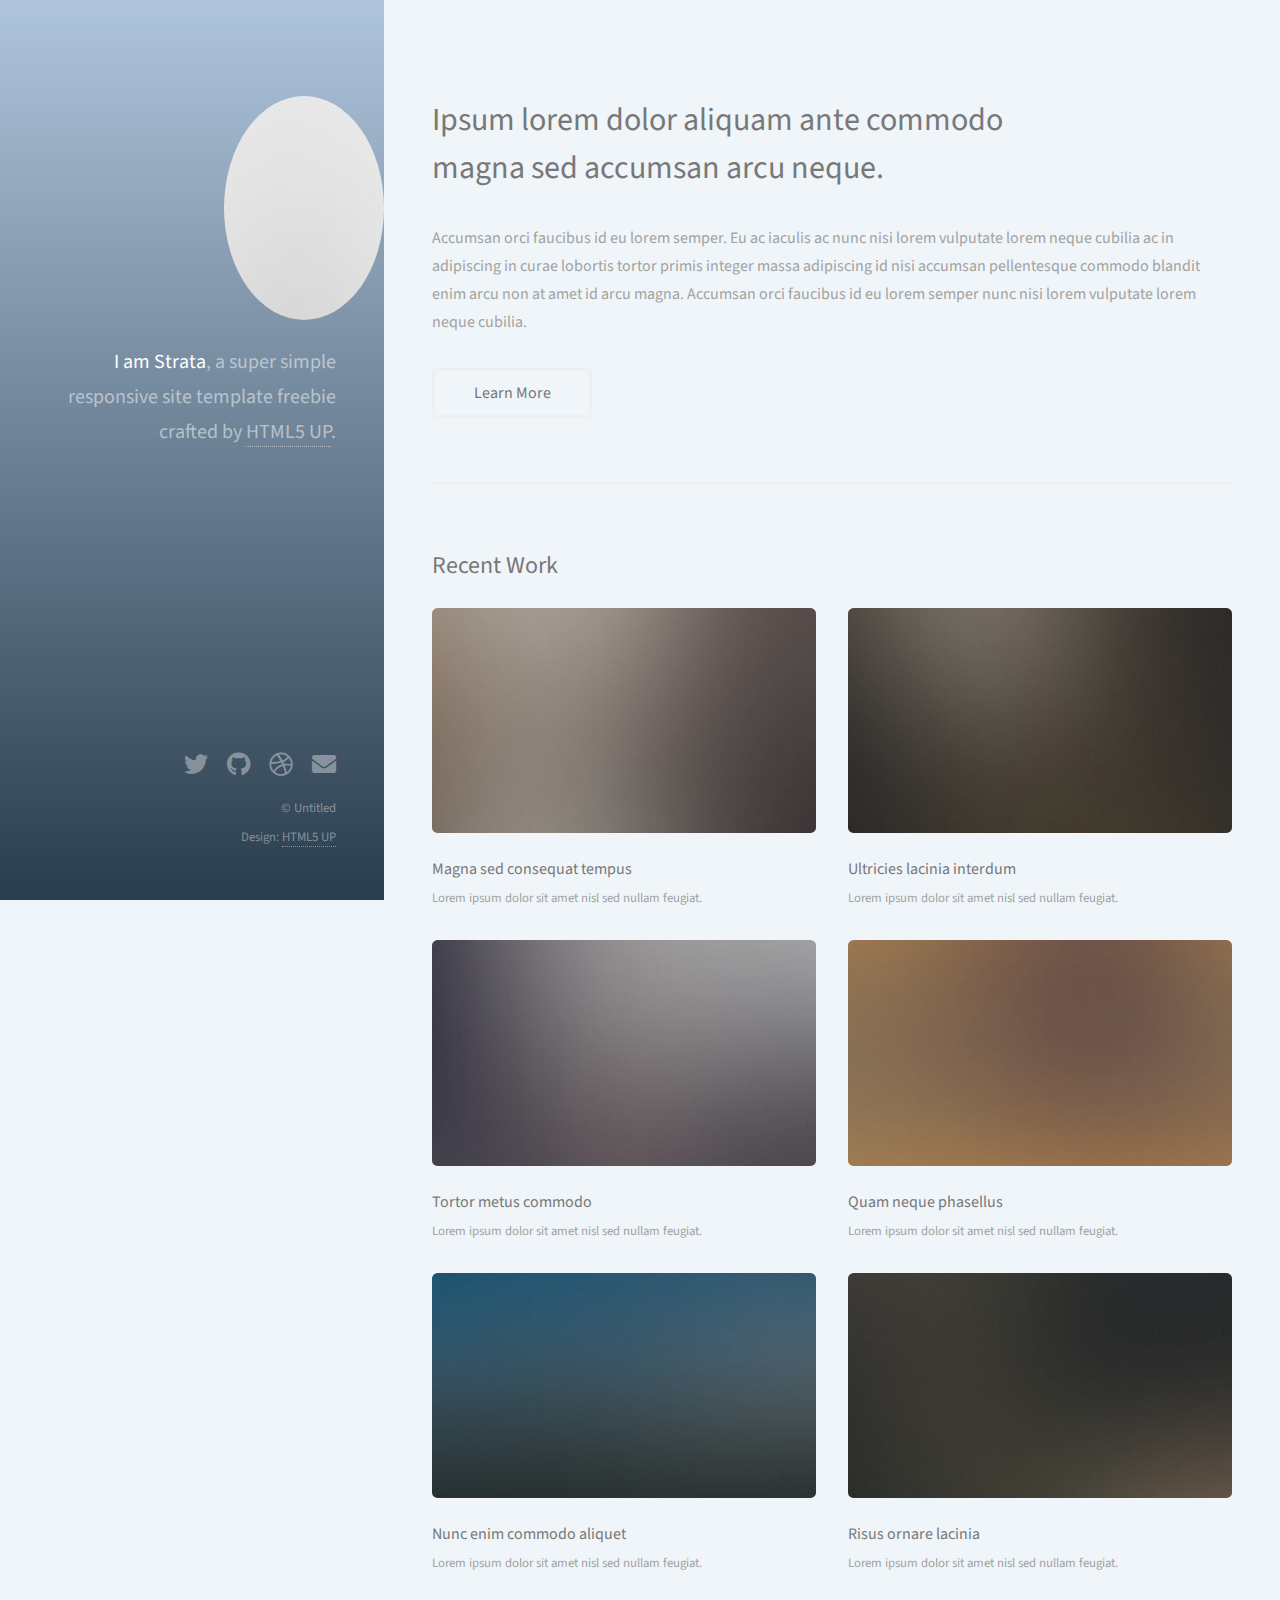
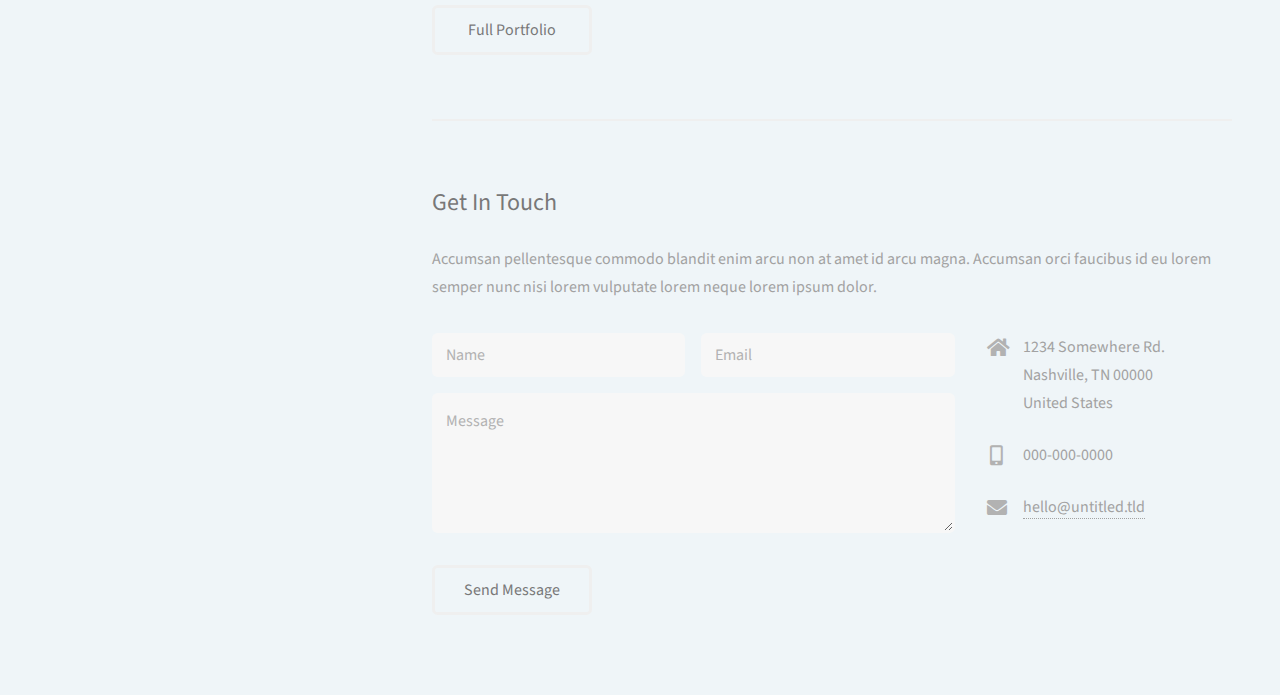
<file: index.html>
<!DOCTYPE HTML>
<!--
	Strata by HTML5 UP
	html5up.net | @ajlkn
	Free for personal and commercial use under the CCA 3.0 license (html5up.net/license)
-->
<html>
	<head>
		<title>Strata by HTML5 UP</title>
		<meta charset="utf-8" />
		<meta name="viewport" content="width=device-width, initial-scale=1, user-scalable=no" />
		<link rel="stylesheet" href="assets/css/main.css" />
	</head>
	<body class="is-preload">

		<!-- Header -->
			<header id="header">
				<div class="inner">
					<a href="#" class="image avatar"><img src="images/avatar.jpg" alt="" /></a>
					<h1><strong>I am Strata</strong>, a super simple<br />
					responsive site template freebie<br />
					crafted by <a href="http://html5up.net">HTML5 UP</a>.</h1>
				</div>
			</header>

		<!-- Main -->
			<div id="main">

				<!-- One -->
					<section id="one">
						<header class="major">
							<h2>Ipsum lorem dolor aliquam ante commodo<br />
							magna sed accumsan arcu neque.</h2>
						</header>
						<p>Accumsan orci faucibus id eu lorem semper. Eu ac iaculis ac nunc nisi lorem vulputate lorem neque cubilia ac in adipiscing in curae lobortis tortor primis integer massa adipiscing id nisi accumsan pellentesque commodo blandit enim arcu non at amet id arcu magna. Accumsan orci faucibus id eu lorem semper nunc nisi lorem vulputate lorem neque cubilia.</p>
						<ul class="actions">
							<li><a href="#" class="button">Learn More</a></li>
						</ul>
					</section>

				<!-- Two -->
					<section id="two">
						<h2>Recent Work</h2>
						<div class="row">
							<article class="col-6 col-12-xsmall work-item">
								<a href="images/fulls/01.jpg" class="image fit thumb"><img src="images/thumbs/01.jpg" alt="" /></a>
								<h3>Magna sed consequat tempus</h3>
								<p>Lorem ipsum dolor sit amet nisl sed nullam feugiat.</p>
							</article>
							<article class="col-6 col-12-xsmall work-item">
								<a href="images/fulls/02.jpg" class="image fit thumb"><img src="images/thumbs/02.jpg" alt="" /></a>
								<h3>Ultricies lacinia interdum</h3>
								<p>Lorem ipsum dolor sit amet nisl sed nullam feugiat.</p>
							</article>
							<article class="col-6 col-12-xsmall work-item">
								<a href="images/fulls/03.jpg" class="image fit thumb"><img src="images/thumbs/03.jpg" alt="" /></a>
								<h3>Tortor metus commodo</h3>
								<p>Lorem ipsum dolor sit amet nisl sed nullam feugiat.</p>
							</article>
							<article class="col-6 col-12-xsmall work-item">
								<a href="images/fulls/04.jpg" class="image fit thumb"><img src="images/thumbs/04.jpg" alt="" /></a>
								<h3>Quam neque phasellus</h3>
								<p>Lorem ipsum dolor sit amet nisl sed nullam feugiat.</p>
							</article>
							<article class="col-6 col-12-xsmall work-item">
								<a href="images/fulls/05.jpg" class="image fit thumb"><img src="images/thumbs/05.jpg" alt="" /></a>
								<h3>Nunc enim commodo aliquet</h3>
								<p>Lorem ipsum dolor sit amet nisl sed nullam feugiat.</p>
							</article>
							<article class="col-6 col-12-xsmall work-item">
								<a href="images/fulls/06.jpg" class="image fit thumb"><img src="images/thumbs/06.jpg" alt="" /></a>
								<h3>Risus ornare lacinia</h3>
								<p>Lorem ipsum dolor sit amet nisl sed nullam feugiat.</p>
							</article>
						</div>
						<ul class="actions">
							<li><a href="#" class="button">Full Portfolio</a></li>
						</ul>
					</section>

				<!-- Three -->
					<section id="three">
						<h2>Get In Touch</h2>
						<p>Accumsan pellentesque commodo blandit enim arcu non at amet id arcu magna. Accumsan orci faucibus id eu lorem semper nunc nisi lorem vulputate lorem neque lorem ipsum dolor.</p>
						<div class="row">
							<div class="col-8 col-12-small">
								<form method="post" action="#">
									<div class="row gtr-uniform gtr-50">
										<div class="col-6 col-12-xsmall"><input type="text" name="name" id="name" placeholder="Name" /></div>
										<div class="col-6 col-12-xsmall"><input type="email" name="email" id="email" placeholder="Email" /></div>
										<div class="col-12"><textarea name="message" id="message" placeholder="Message" rows="4"></textarea></div>
									</div>
								</form>
								<ul class="actions">
									<li><input type="submit" value="Send Message" /></li>
								</ul>
							</div>
							<div class="col-4 col-12-small">
								<ul class="labeled-icons">
									<li>
										<h3 class="icon solid fa-home"><span class="label">Address</span></h3>
										1234 Somewhere Rd.<br />
										Nashville, TN 00000<br />
										United States
									</li>
									<li>
										<h3 class="icon solid fa-mobile-alt"><span class="label">Phone</span></h3>
										000-000-0000
									</li>
									<li>
										<h3 class="icon solid fa-envelope"><span class="label">Email</span></h3>
										<a href="#">hello@untitled.tld</a>
									</li>
								</ul>
							</div>
						</div>
					</section>

				<!-- Four -->
				<!--
					<section id="four">
						<h2>Elements</h2>

						<section>
							<h4>Text</h4>
							<p>This is <b>bold</b> and this is <strong>strong</strong>. This is <i>italic</i> and this is <em>emphasized</em>.
							This is <sup>superscript</sup> text and this is <sub>subscript</sub> text.
							This is <u>underlined</u> and this is code: <code>for (;;) { ... }</code>. Finally, <a href="#">this is a link</a>.</p>
							<hr />
							<header>
								<h4>Heading with a Subtitle</h4>
								<p>Lorem ipsum dolor sit amet nullam id egestas urna aliquam</p>
							</header>
							<p>Nunc lacinia ante nunc ac lobortis. Interdum adipiscing gravida odio porttitor sem non mi integer non faucibus ornare mi ut ante amet placerat aliquet. Volutpat eu sed ante lacinia sapien lorem accumsan varius montes viverra nibh in adipiscing blandit tempus accumsan.</p>
							<header>
								<h5>Heading with a Subtitle</h5>
								<p>Lorem ipsum dolor sit amet nullam id egestas urna aliquam</p>
							</header>
							<p>Nunc lacinia ante nunc ac lobortis. Interdum adipiscing gravida odio porttitor sem non mi integer non faucibus ornare mi ut ante amet placerat aliquet. Volutpat eu sed ante lacinia sapien lorem accumsan varius montes viverra nibh in adipiscing blandit tempus accumsan.</p>
							<hr />
							<h2>Heading Level 2</h2>
							<h3>Heading Level 3</h3>
							<h4>Heading Level 4</h4>
							<h5>Heading Level 5</h5>
							<h6>Heading Level 6</h6>
							<hr />
							<h5>Blockquote</h5>
							<blockquote>Fringilla nisl. Donec accumsan interdum nisi, quis tincidunt felis sagittis eget tempus euismod. Vestibulum ante ipsum primis in faucibus vestibulum. Blandit adipiscing eu felis iaculis volutpat ac adipiscing accumsan faucibus. Vestibulum ante ipsum primis in faucibus lorem ipsum dolor sit amet nullam adipiscing eu felis.</blockquote>
							<h5>Preformatted</h5>
							<pre><code>i = 0;

while (!deck.isInOrder()) {
print 'Iteration ' + i;
deck.shuffle();
i++;
}

print 'It took ' + i + ' iterations to sort the deck.';</code></pre>
						</section>

						<section>
							<h4>Lists</h4>
							<div class="row">
								<div class="col-6 col-12-xsmall">
									<h5>Unordered</h5>
									<ul>
										<li>Dolor pulvinar etiam magna etiam.</li>
										<li>Sagittis adipiscing lorem eleifend.</li>
										<li>Felis enim feugiat dolore viverra.</li>
									</ul>
									<h5>Alternate</h5>
									<ul class="alt">
										<li>Dolor pulvinar etiam magna etiam.</li>
										<li>Sagittis adipiscing lorem eleifend.</li>
										<li>Felis enim feugiat dolore viverra.</li>
									</ul>
								</div>
								<div class="col-6 col-12-xsmall">
									<h5>Ordered</h5>
									<ol>
										<li>Dolor pulvinar etiam magna etiam.</li>
										<li>Etiam vel felis at lorem sed viverra.</li>
										<li>Felis enim feugiat dolore viverra.</li>
										<li>Dolor pulvinar etiam magna etiam.</li>
										<li>Etiam vel felis at lorem sed viverra.</li>
										<li>Felis enim feugiat dolore viverra.</li>
									</ol>
									<h5>Icons</h5>
									<ul class="icons">
										<li><a href="#" class="icon brands fa-twitter"><span class="label">Twitter</span></a></li>
										<li><a href="#" class="icon brands fa-facebook-f"><span class="label">Facebook</span></a></li>
										<li><a href="#" class="icon brands fa-instagram"><span class="label">Instagram</span></a></li>
										<li><a href="#" class="icon brands fa-github"><span class="label">Github</span></a></li>
										<li><a href="#" class="icon brands fa-dribbble"><span class="label">Dribbble</span></a></li>
										<li><a href="#" class="icon brands fa-tumblr"><span class="label">Tumblr</span></a></li>
									</ul>
								</div>
							</div>
							<h5>Actions</h5>
							<ul class="actions">
								<li><a href="#" class="button primary">Default</a></li>
								<li><a href="#" class="button">Default</a></li>
							</ul>
							<ul class="actions small">
								<li><a href="#" class="button primary small">Small</a></li>
								<li><a href="#" class="button small">Small</a></li>
							</ul>
							<div class="row">
								<div class="col-6 col-12-small">
									<ul class="actions stacked">
										<li><a href="#" class="button primary">Default</a></li>
										<li><a href="#" class="button">Default</a></li>
									</ul>
								</div>
								<div class="col-6 col-12-small">
									<ul class="actions stacked">
										<li><a href="#" class="button primary small">Small</a></li>
										<li><a href="#" class="button small">Small</a></li>
									</ul>
								</div>
								<div class="col-6 col-12-small">
									<ul class="actions stacked">
										<li><a href="#" class="button primary fit">Default</a></li>
										<li><a href="#" class="button fit">Default</a></li>
									</ul>
								</div>
								<div class="col-6 col-12-small">
									<ul class="actions stacked">
										<li><a href="#" class="button primary small fit">Small</a></li>
										<li><a href="#" class="button small fit">Small</a></li>
									</ul>
								</div>
							</div>
						</section>

						<section>
							<h4>Table</h4>
							<h5>Default</h5>
							<div class="table-wrapper">
								<table>
									<thead>
										<tr>
											<th>Name</th>
											<th>Description</th>
											<th>Price</th>
										</tr>
									</thead>
									<tbody>
										<tr>
											<td>Item One</td>
											<td>Ante turpis integer aliquet porttitor.</td>
											<td>29.99</td>
										</tr>
										<tr>
											<td>Item Two</td>
											<td>Vis ac commodo adipiscing arcu aliquet.</td>
											<td>19.99</td>
										</tr>
										<tr>
											<td>Item Three</td>
											<td> Morbi faucibus arcu accumsan lorem.</td>
											<td>29.99</td>
										</tr>
										<tr>
											<td>Item Four</td>
											<td>Vitae integer tempus condimentum.</td>
											<td>19.99</td>
										</tr>
										<tr>
											<td>Item Five</td>
											<td>Ante turpis integer aliquet porttitor.</td>
											<td>29.99</td>
										</tr>
									</tbody>
									<tfoot>
										<tr>
											<td colspan="2"></td>
											<td>100.00</td>
										</tr>
									</tfoot>
								</table>
							</div>

							<h5>Alternate</h5>
							<div class="table-wrapper">
								<table class="alt">
									<thead>
										<tr>
											<th>Name</th>
											<th>Description</th>
											<th>Price</th>
										</tr>
									</thead>
									<tbody>
										<tr>
											<td>Item One</td>
											<td>Ante turpis integer aliquet porttitor.</td>
											<td>29.99</td>
										</tr>
										<tr>
											<td>Item Two</td>
											<td>Vis ac commodo adipiscing arcu aliquet.</td>
											<td>19.99</td>
										</tr>
										<tr>
											<td>Item Three</td>
											<td> Morbi faucibus arcu accumsan lorem.</td>
											<td>29.99</td>
										</tr>
										<tr>
											<td>Item Four</td>
											<td>Vitae integer tempus condimentum.</td>
											<td>19.99</td>
										</tr>
										<tr>
											<td>Item Five</td>
											<td>Ante turpis integer aliquet porttitor.</td>
											<td>29.99</td>
										</tr>
									</tbody>
									<tfoot>
										<tr>
											<td colspan="2"></td>
											<td>100.00</td>
										</tr>
									</tfoot>
								</table>
							</div>
						</section>

						<section>
							<h4>Buttons</h4>
							<ul class="actions">
								<li><a href="#" class="button primary">Primary</a></li>
								<li><a href="#" class="button">Default</a></li>
							</ul>
							<ul class="actions">
								<li><a href="#" class="button large">Large</a></li>
								<li><a href="#" class="button">Default</a></li>
								<li><a href="#" class="button small">Small</a></li>
							</ul>
							<ul class="actions fit">
								<li><a href="#" class="button primary fit">Fit</a></li>
								<li><a href="#" class="button fit">Fit</a></li>
							</ul>
							<ul class="actions fit small">
								<li><a href="#" class="button primary fit small">Fit + Small</a></li>
								<li><a href="#" class="button fit small">Fit + Small</a></li>
							</ul>
							<ul class="actions">
								<li><a href="#" class="button primary icon solid fa-download">Icon</a></li>
								<li><a href="#" class="button icon solid fa-download">Icon</a></li>
							</ul>
							<ul class="actions">
								<li><span class="button primary disabled">Primary</span></li>
								<li><span class="button disabled">Default</span></li>
							</ul>
						</section>

						<section>
							<h4>Form</h4>
							<form method="post" action="#">
								<div class="row gtr-uniform gtr-50">
									<div class="col-6 col-12-xsmall">
										<input type="text" name="demo-name" id="demo-name" value="" placeholder="Name" />
									</div>
									<div class="col-6 col-12-xsmall">
										<input type="email" name="demo-email" id="demo-email" value="" placeholder="Email" />
									</div>
									<div class="col-12">
										<select name="demo-category" id="demo-category">
											<option value="">- Category -</option>
											<option value="1">Manufacturing</option>
											<option value="1">Shipping</option>
											<option value="1">Administration</option>
											<option value="1">Human Resources</option>
										</select>
									</div>
									<div class="col-4 col-12-small">
										<input type="radio" id="demo-priority-low" name="demo-priority" checked>
										<label for="demo-priority-low">Low Priority</label>
									</div>
									<div class="col-4 col-12-small">
										<input type="radio" id="demo-priority-normal" name="demo-priority">
										<label for="demo-priority-normal">Normal Priority</label>
									</div>
									<div class="col-4 col-12-small">
										<input type="radio" id="demo-priority-high" name="demo-priority">
										<label for="demo-priority-high">High Priority</label>
									</div>
									<div class="col-6 col-12-small">
										<input type="checkbox" id="demo-copy" name="demo-copy">
										<label for="demo-copy">Email me a copy of this message</label>
									</div>
									<div class="col-6 col-12-small">
										<input type="checkbox" id="demo-human" name="demo-human" checked>
										<label for="demo-human">I am a human and not a robot</label>
									</div>
									<div class="col-12">
										<textarea name="demo-message" id="demo-message" placeholder="Enter your message" rows="6"></textarea>
									</div>
									<div class="col-12">
										<ul class="actions">
											<li><input type="submit" value="Send Message" class="primary" /></li>
											<li><input type="reset" value="Reset" /></li>
										</ul>
									</div>
								</div>
							</form>
						</section>

						<section>
							<h4>Image</h4>
							<h5>Fit</h5>
							<div class="box alt">
								<div class="row gtr-50 gtr-uniform">
									<div class="col-12"><span class="image fit"><img src="images/fulls/05.jpg" alt="" /></span></div>
									<div class="col-4"><span class="image fit"><img src="images/thumbs/01.jpg" alt="" /></span></div>
									<div class="col-4"><span class="image fit"><img src="images/thumbs/02.jpg" alt="" /></span></div>
									<div class="col-4"><span class="image fit"><img src="images/thumbs/03.jpg" alt="" /></span></div>
									<div class="col-4"><span class="image fit"><img src="images/thumbs/04.jpg" alt="" /></span></div>
									<div class="col-4"><span class="image fit"><img src="images/thumbs/05.jpg" alt="" /></span></div>
									<div class="col-4"><span class="image fit"><img src="images/thumbs/06.jpg" alt="" /></span></div>
									<div class="col-4"><span class="image fit"><img src="images/thumbs/03.jpg" alt="" /></span></div>
									<div class="col-4"><span class="image fit"><img src="images/thumbs/02.jpg" alt="" /></span></div>
									<div class="col-4"><span class="image fit"><img src="images/thumbs/01.jpg" alt="" /></span></div>
								</div>
							</div>
							<h5>Left &amp; Right</h5>
							<p><span class="image left"><img src="images/avatar.jpg" alt="" /></span>Fringilla nisl. Donec accumsan interdum nisi, quis tincidunt felis sagittis eget. tempus euismod. Vestibulum ante ipsum primis in faucibus vestibulum. Blandit adipiscing eu felis iaculis volutpat ac adipiscing accumsan eu faucibus. Integer ac pellentesque praesent tincidunt felis sagittis eget. tempus euismod. Vestibulum ante ipsum primis in faucibus vestibulum. Blandit adipiscing eu felis iaculis volutpat ac adipiscing accumsan eu faucibus. Integer ac pellentesque praesent. Donec accumsan interdum nisi, quis tincidunt felis sagittis eget. tempus euismod. Vestibulum ante ipsum primis in faucibus vestibulum. Blandit adipiscing eu felis iaculis volutpat ac adipiscing accumsan eu faucibus. Integer ac pellentesque praesent tincidunt felis sagittis eget. tempus euismod. Vestibulum ante ipsum primis in faucibus vestibulum. Blandit adipiscing eu felis iaculis volutpat ac adipiscing accumsan eu faucibus. Integer ac pellentesque praesent.</p>
							<p><span class="image right"><img src="images/avatar.jpg" alt="" /></span>Fringilla nisl. Donec accumsan interdum nisi, quis tincidunt felis sagittis eget. tempus euismod. Vestibulum ante ipsum primis in faucibus vestibulum. Blandit adipiscing eu felis iaculis volutpat ac adipiscing accumsan eu faucibus. Integer ac pellentesque praesent tincidunt felis sagittis eget. tempus euismod. Vestibulum ante ipsum primis in faucibus vestibulum. Blandit adipiscing eu felis iaculis volutpat ac adipiscing accumsan eu faucibus. Integer ac pellentesque praesent. Donec accumsan interdum nisi, quis tincidunt felis sagittis eget. tempus euismod. Vestibulum ante ipsum primis in faucibus vestibulum. Blandit adipiscing eu felis iaculis volutpat ac adipiscing accumsan eu faucibus. Integer ac pellentesque praesent tincidunt felis sagittis eget. tempus euismod. Vestibulum ante ipsum primis in faucibus vestibulum. Blandit adipiscing eu felis iaculis volutpat ac adipiscing accumsan eu faucibus. Integer ac pellentesque praesent.</p>
						</section>

					</section>
				-->

			</div>

		<!-- Footer -->
			<footer id="footer">
				<div class="inner">
					<ul class="icons">
						<li><a href="#" class="icon brands fa-twitter"><span class="label">Twitter</span></a></li>
						<li><a href="#" class="icon brands fa-github"><span class="label">Github</span></a></li>
						<li><a href="#" class="icon brands fa-dribbble"><span class="label">Dribbble</span></a></li>
						<li><a href="#" class="icon solid fa-envelope"><span class="label">Email</span></a></li>
					</ul>
					<ul class="copyright">
						<li>&copy; Untitled</li><li>Design: <a href="http://html5up.net">HTML5 UP</a></li>
					</ul>
				</div>
			</footer>

		<!-- Scripts -->
			<script src="assets/js/jquery.min.js"></script>
			<script src="assets/js/jquery.poptrox.min.js"></script>
			<script src="assets/js/browser.min.js"></script>
			<script src="assets/js/breakpoints.min.js"></script>
			<script src="assets/js/util.js"></script>
			<script src="assets/js/main.js"></script>

	</body>
</html>
</file>
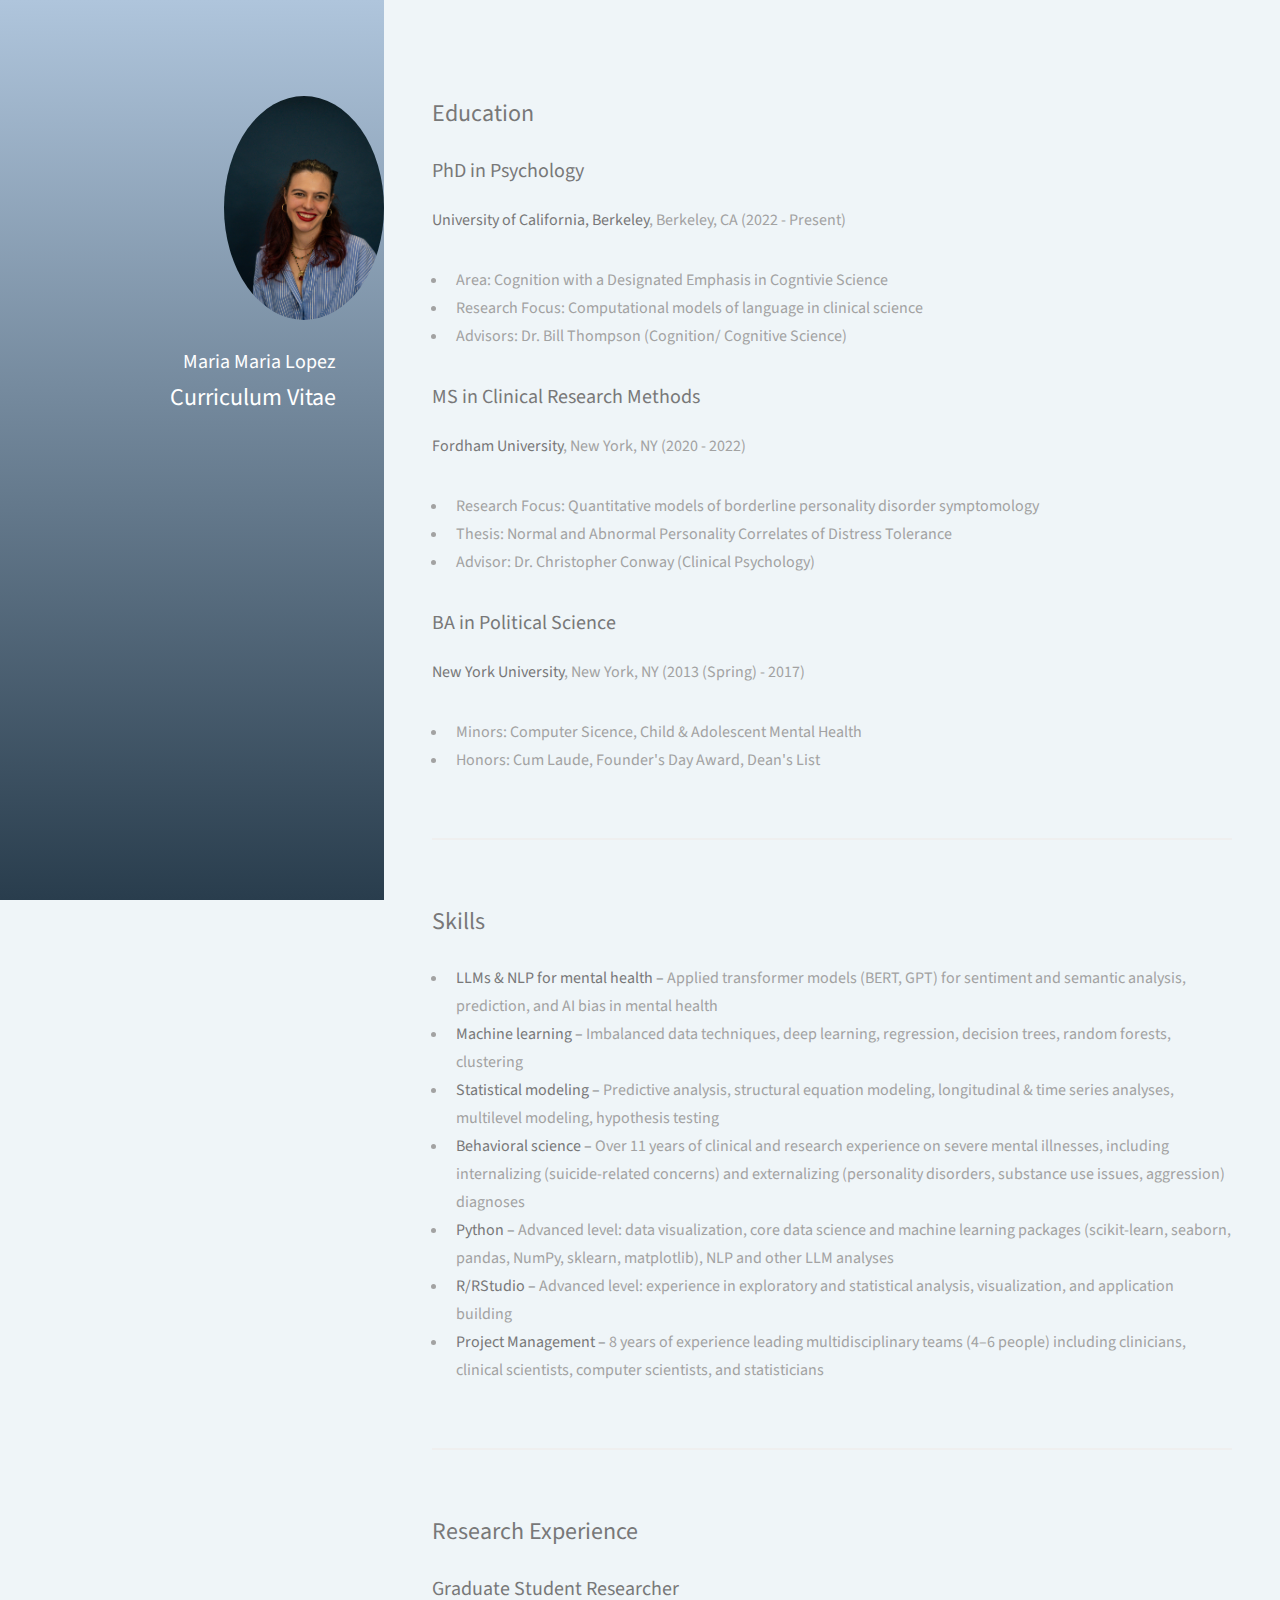
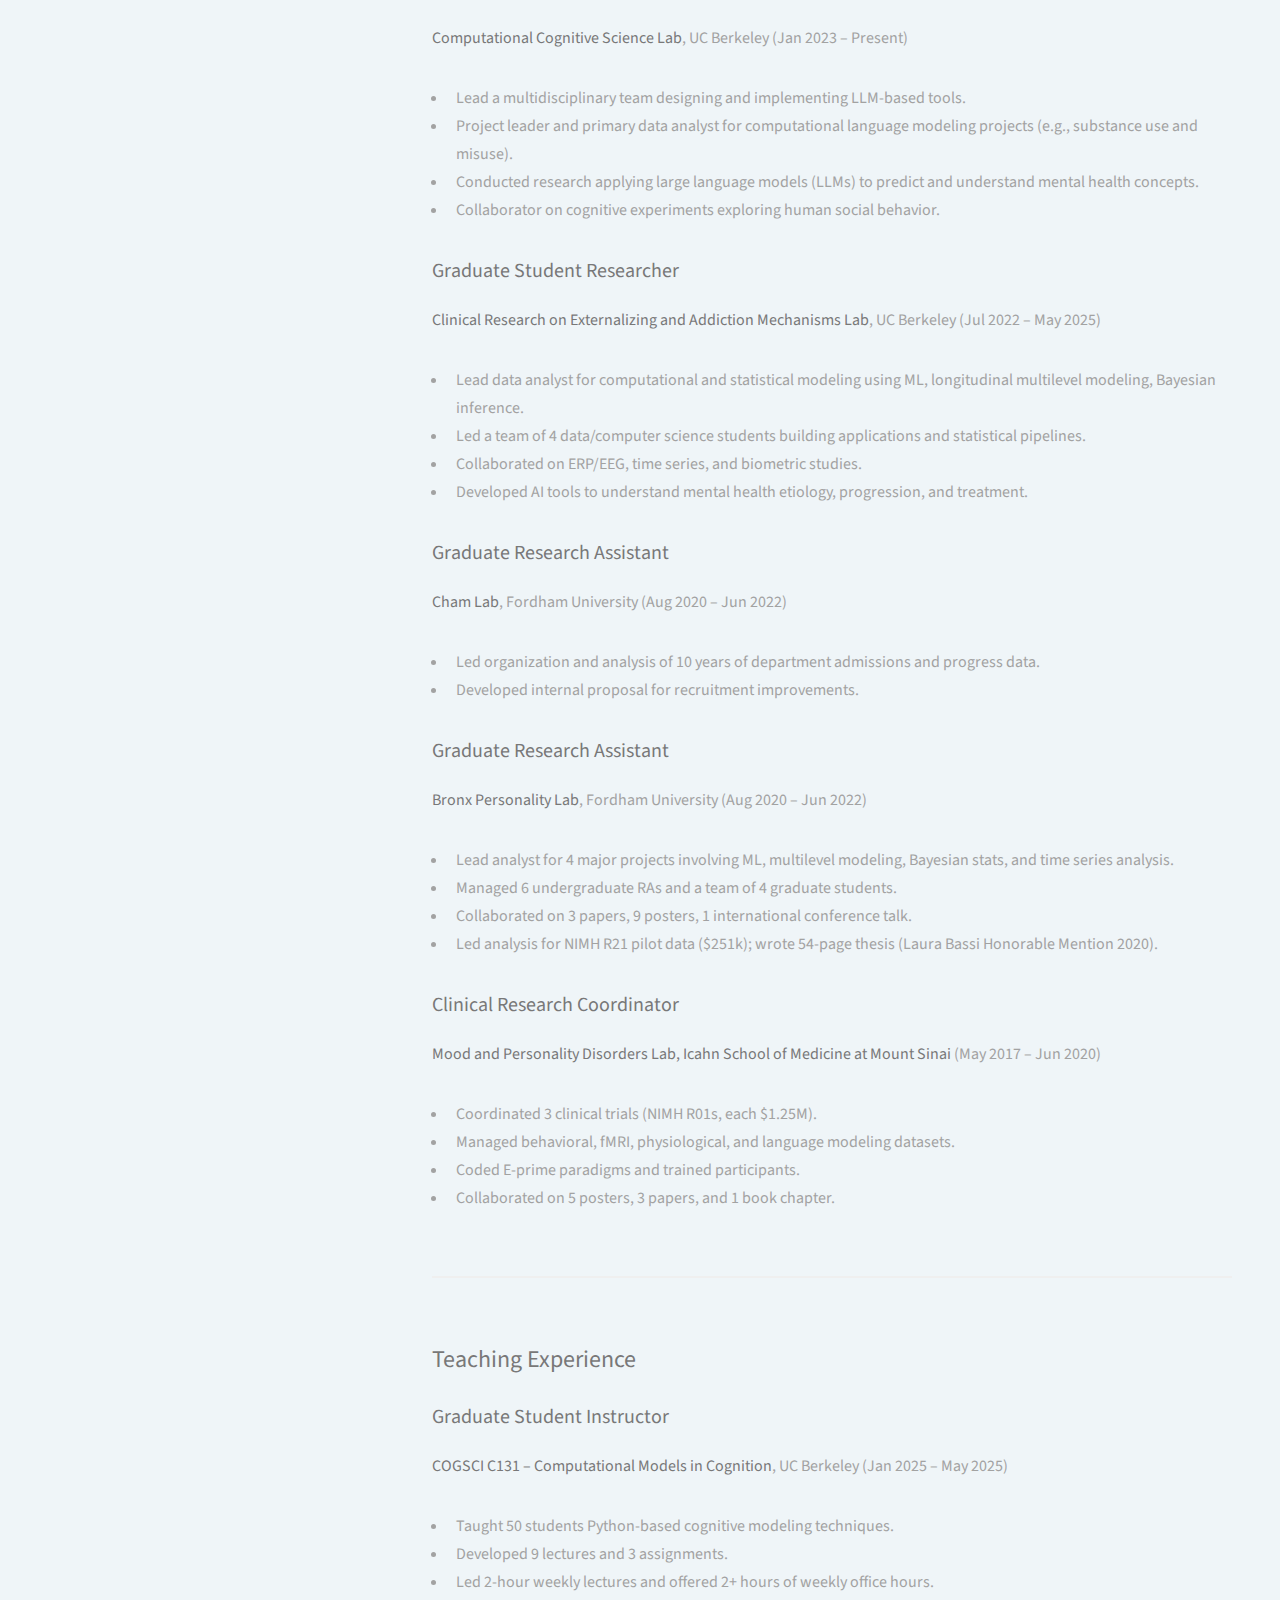
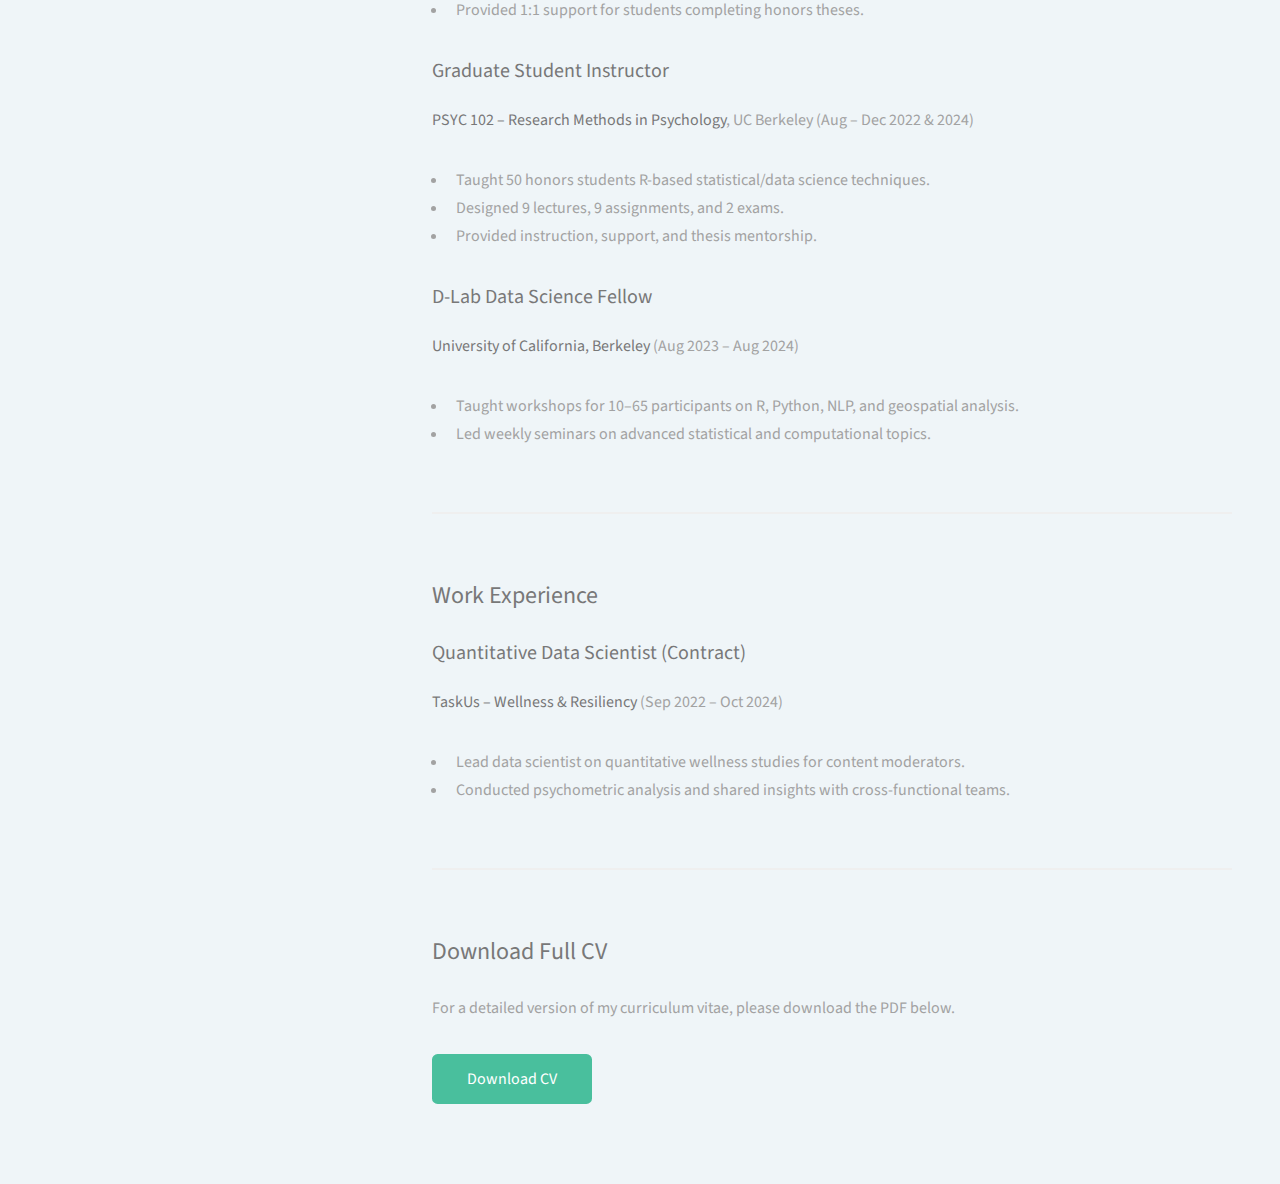
<file: cv.html>
<!DOCTYPE HTML>
<html>
  <head>
    <title>Curriculum Vitae - Maria Martin Lopez</title>
    <meta charset="utf-8" />
    <meta name="viewport" content="width=device-width, initial-scale=1, user-scalable=no" />
    <link rel="stylesheet" href="assets/css/main.css" />
  </head>
  <body class="is-preload">
    <!-- Header -->
    <header id="header">
      <div class="inner">
        <a href="index.html" class="image avatar"><img src="images/MML00711.jpg" alt="Maria" /></a>
        <h1><strong>Maria Maria Lopez</strong></h1>
        <h2>Curriculum Vitae</h2>
      </div>
    </header>
    
    <!-- Main -->
    <div id="main">
      <!-- Education Section -->
      <section>
        <h2>Education</h2>
        <div class="cv-item">
          <h3>PhD in Psychology</h3>
          <p><strong>University of California, Berkeley</strong>, Berkeley, CA (2022 - Present)</p>
          <ul class="cv-list">
            <li>Area: Cognition with a Designated Emphasis in Cogntivie Science</li>
            <li>Research Focus: Computational models of language in clinical science</li>
            <li>Advisors: Dr. Bill Thompson (Cognition/ Cognitive Science)</li>
        </ul>
        </div>
        <div class="cv-item">
          <h3>MS in Clinical Research Methods</h3>
          <p><strong>Fordham University</strong>, New York, NY (2020 - 2022)</p>
          <ul class="cv-list">
            <li>Research Focus: Quantitative models of borderline personality disorder symptomology</li>
            <li>Thesis: Normal and Abnormal Personality Correlates of Distress Tolerance</li>
            <li>Advisor: Dr. Christopher Conway (Clinical Psychology)</li>
        </ul>
        </div>
        <div class="cv-item">
          <h3>BA in Political Science</h3>
          <p><strong>New York University</strong>, New York, NY (2013 (Spring) - 2017)</p>
          <ul class="cv-list">
            <li>Minors: Computer Sicence, Child & Adolescent Mental Health</li>
            <li>Honors: Cum Laude, Founder's Day Award, Dean's List</li>
        </ul>
        </div>
      </section>

      <!-- Skills Section -->
      <section>
        <h2>Skills</h2>
        <ul class="cv-list">
          <li><strong>LLMs & NLP for mental health –</strong> Applied transformer models (BERT, GPT) for sentiment and semantic analysis, prediction, and AI bias in mental health</li>
          <li><strong>Machine learning – </strong>Imbalanced data techniques, deep learning, regression, decision trees, random forests, clustering</li>
          <li><strong>Statistical modeling – </strong>Predictive analysis, structural equation modeling, longitudinal & time series analyses, multilevel modeling, hypothesis testing</li>
          <li><strong>Behavioral science – </strong>Over 11 years of clinical and research experience on severe mental illnesses, including internalizing (suicide-related concerns) and externalizing (personality disorders, substance use issues, aggression) diagnoses</li>
          <li><strong>Python – </strong>Advanced level: data visualization, core data science and machine learning packages (scikit-learn, seaborn, pandas, NumPy, sklearn, matplotlib), NLP and other LLM analyses</li>
          <li><strong>R/RStudio – </strong>Advanced level: experience in exploratory and statistical analysis, visualization, and application building</li>
          <li><strong>Project Management – </strong>8 years of experience leading multidisciplinary teams (4–6 people) including clinicians, clinical scientists, computer scientists, and statisticians</li>
        </ul>
      </section>

      <!-- Research Experience Section -->
      <section>
        <h2>Research Experience</h2>
        <div class="cv-item">
          <h3>Graduate Student Researcher</h3>
          <p><strong>Computational Cognitive Science Lab</strong>, UC Berkeley (Jan 2023 – Present)</p>
          <ul class="cv-list">
            <li>Lead a multidisciplinary team designing and implementing LLM-based tools.</li>
            <li>Project leader and primary data analyst for computational language modeling projects (e.g., substance use and misuse).</li>
            <li>Conducted research applying large language models (LLMs) to predict and understand mental health concepts.</li>
            <li>Collaborator on cognitive experiments exploring human social behavior.</li>
          </ul>
        </div>
      
        <div class="cv-item">
          <h3>Graduate Student Researcher</h3>
          <p><strong>Clinical Research on Externalizing and Addiction Mechanisms Lab</strong>, UC Berkeley (Jul 2022 – May 2025)</p>
          <ul class="cv-list">
            <li>Lead data analyst for computational and statistical modeling using ML, longitudinal multilevel modeling, Bayesian inference.</li>
            <li>Led a team of 4 data/computer science students building applications and statistical pipelines.</li>
            <li>Collaborated on ERP/EEG, time series, and biometric studies.</li>
            <li>Developed AI tools to understand mental health etiology, progression, and treatment.</li>
          </ul>
        </div>
      
        <div class="cv-item">
          <h3>Graduate Research Assistant</h3>
          <p><strong>Cham Lab</strong>, Fordham University (Aug 2020 – Jun 2022)</p>
          <ul class="cv-list">
            <li>Led organization and analysis of 10 years of department admissions and progress data.</li>
            <li>Developed internal proposal for recruitment improvements.</li>
          </ul>
        </div>
      
        <div class="cv-item">
          <h3>Graduate Research Assistant</h3>
          <p><strong>Bronx Personality Lab</strong>, Fordham University (Aug 2020 – Jun 2022)</p>
          <ul class="cv-list">
            <li>Lead analyst for 4 major projects involving ML, multilevel modeling, Bayesian stats, and time series analysis.</li>
            <li>Managed 6 undergraduate RAs and a team of 4 graduate students.</li>
            <li>Collaborated on 3 papers, 9 posters, 1 international conference talk.</li>
            <li>Led analysis for NIMH R21 pilot data ($251k); wrote 54-page thesis (Laura Bassi Honorable Mention 2020).</li>
          </ul>
        </div>
      
        <div class="cv-item">
          <h3>Clinical Research Coordinator</h3>
          <p><strong>Mood and Personality Disorders Lab, Icahn School of Medicine at Mount Sinai</strong> (May 2017 – Jun 2020)</p>
          <ul class="cv-list">
            <li>Coordinated 3 clinical trials (NIMH R01s, each $1.25M).</li>
            <li>Managed behavioral, fMRI, physiological, and language modeling datasets.</li>
            <li>Coded E-prime paradigms and trained participants.</li>
            <li>Collaborated on 5 posters, 3 papers, and 1 book chapter.</li>
          </ul>
        </div>
      </section>
      
            </section>
      <section>
      <h2>Teaching Experience</h2>

            <div class="cv-item">
              <h3>Graduate Student Instructor</h3>
              <p><strong>COGSCI C131 – Computational Models in Cognition</strong>, UC Berkeley (Jan 2025 – May 2025)</p>
              <ul class="cv-list">
                <li>Taught 50 students Python-based cognitive modeling techniques.</li>
                <li>Developed 9 lectures and 3 assignments.</li>
                <li>Led 2-hour weekly lectures and offered 2+ hours of weekly office hours.</li>
                <li>Provided 1:1 support for students completing honors theses.</li>
              </ul>
            </div>
          
            <div class="cv-item">
              <h3>Graduate Student Instructor</h3>
              <p><strong>PSYC 102 – Research Methods in Psychology</strong>, UC Berkeley (Aug – Dec 2022 & 2024)</p>
              <ul class="cv-list">
                <li>Taught 50 honors students R-based statistical/data science techniques.</li>
                <li>Designed 9 lectures, 9 assignments, and 2 exams.</li>
                <li>Provided instruction, support, and thesis mentorship.</li>
              </ul>
            </div>
          
            <div class="cv-item">
              <h3>D-Lab Data Science Fellow</h3>
              <p><strong>University of California, Berkeley</strong> (Aug 2023 – Aug 2024)</p>
              <ul class="cv-list">
                <li>Taught workshops for 10–65 participants on R, Python, NLP, and geospatial analysis.</li>
                <li>Led weekly seminars on advanced statistical and computational topics.</li>
              </ul>
            </div>
          </section>


      <section>
        <h2>Work Experience</h2>
      
        <div class="cv-item">
          <h3>Quantitative Data Scientist (Contract)</h3>
          <p><strong>TaskUs – Wellness & Resiliency</strong> (Sep 2022 – Oct 2024)</p>
          <ul class="cv-list">
            <li>Lead data scientist on quantitative wellness studies for content moderators.</li>
            <li>Conducted psychometric analysis and shared insights with cross-functional teams.</li>
          </ul>
        </div>
      </section>


      <!-- Download CV Section -->
      <section>
        <h2>Download Full CV</h2>
        <p>For a detailed version of my curriculum vitae, please download the PDF below.</p>
        <ul class="actions">
          <li><a href="path/to/your-cv.pdf" class="button primary">Download CV</a></li>
        </ul>
      </section>
    </div>

    <!-- Scripts -->
    <script src="assets/js/jquery.min.js"></script>
    <script src="assets/js/jquery.poptrox.min.js"></script>
    <script src="assets/js/browser.min.js"></script>
    <script src="assets/js/breakpoints.min.js"></script>
    <script src="assets/js/util.js"></script>
    <script src="assets/js/main.js"></script>
  </body>
</html>
</file>
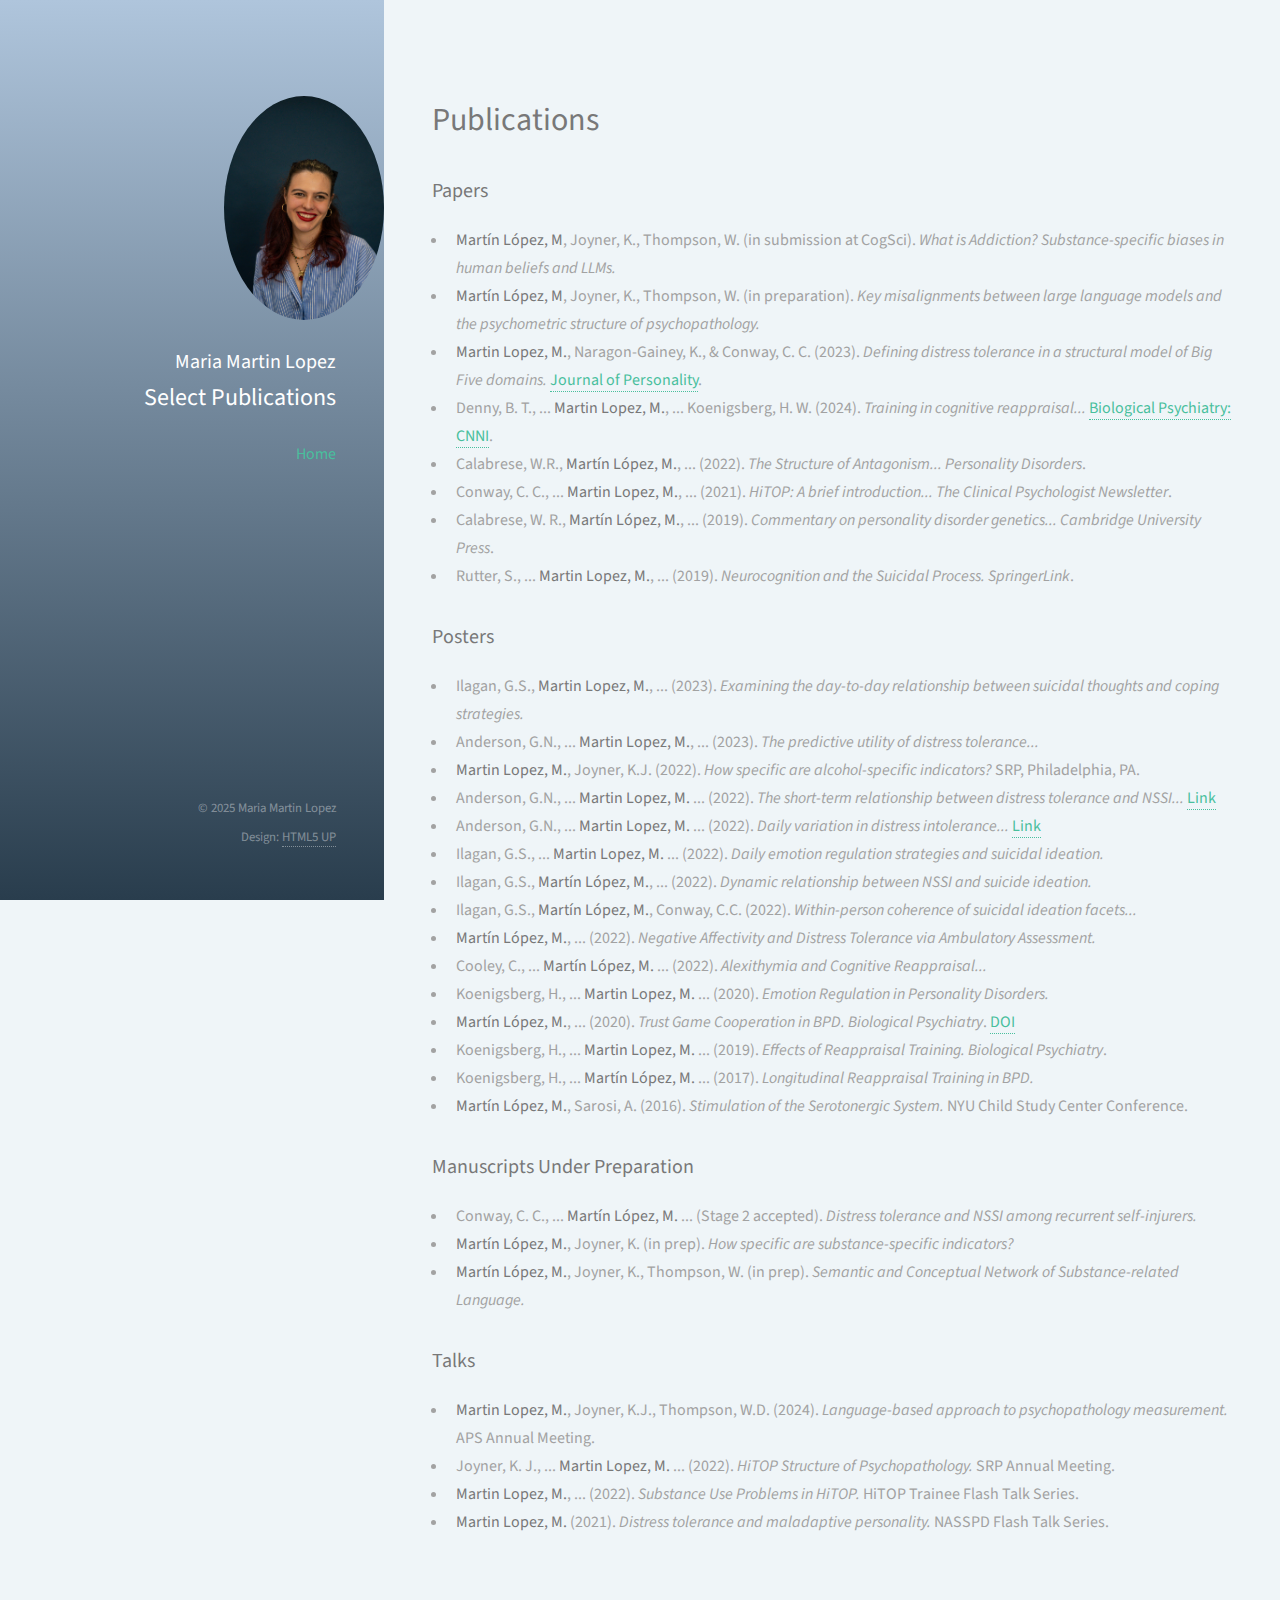
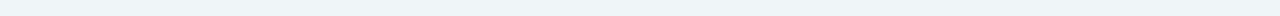
<file: publications.html>
<!DOCTYPE html>
<html>
  <head>
    <title>Publications - Maria Martin Lopez</title>
    <meta charset="utf-8" />
    <meta name="viewport" content="width=device-width, initial-scale=1, user-scalable=no" />
    <link rel="stylesheet" href="assets/css/main.css" />
  </head>
  
  <body class="is-preload">
    <!-- Header -->
    <header id="header">
      <div class="inner">
        <a href="index.html" class="image avatar"><img src="images/MML00711.jpg" alt="Maria Martin Lopez" /></a>
        <h1><strong>Maria Martin Lopez</strong></h1>
        <h2>Select Publications</h2>
        <a href="index.html" class="image avatar">Home</a>
      </div>
    </header>

  <body class="is-preload">
  <div id="main">
    <section id="one">
      <header class="major">
      <h2>Publications</h2>
      </header>

      <h3>Papers</h3>
      <ul>
        <li><strong>Martín López, M</strong>, Joyner, K., Thompson, W. (in submission at CogSci). <em>What is Addiction? Substance-specific biases in human beliefs and LLMs.</em></li>
        <li><strong>Martín López, M</strong>, Joyner, K., Thompson, W. (in preparation). <em>Key misalignments between large language models and the psychometric structure of psychopathology.</em></li>
        <li><strong>Martin Lopez, M.</strong>, Naragon-Gainey, K., & Conway, C. C. (2023). <em>Defining distress tolerance in a structural model of Big Five domains.</em> <a href="https://osf.io/x675b/" target="_blank">Journal of Personality</a>.</li>
        <li>Denny, B. T., ... <strong>Martin Lopez, M.</strong>, ... Koenigsberg, H. W. (2024). <em>Training in cognitive reappraisal...</em> <a href="https://doi.org/10.1016/j.bpsc.2023.00458R1" target="_blank">Biological Psychiatry: CNNI</a>.</li>
        <li>Calabrese, W.R., <strong>Martín López, M.</strong>, ... (2022). <em>The Structure of Antagonism...</em> <em>Personality Disorders</em>.</li>
        <li>Conway, C. C., ... <strong>Martin Lopez, M.</strong>, ... (2021). <em>HiTOP: A brief introduction...</em> <em>The Clinical Psychologist Newsletter</em>.</li>
        <li>Calabrese, W. R., <strong>Martín López, M.</strong>, ... (2019). <em>Commentary on personality disorder genetics...</em> <em>Cambridge University Press</em>.</li>
        <li>Rutter, S., ... <strong>Martin Lopez, M.</strong>, ... (2019). <em>Neurocognition and the Suicidal Process.</em> <em>SpringerLink</em>.</li>
      </ul>

      <h3>Posters</h3>
      <ul>
        <li>Ilagan, G.S., <strong>Martin Lopez, M.</strong>, ... (2023). <em>Examining the day-to-day relationship between suicidal thoughts and coping strategies.</em></li>
        <li>Anderson, G.N., ... <strong>Martin Lopez, M.</strong>, ... (2023). <em>The predictive utility of distress tolerance...</em></li>
        <li><strong>Martin Lopez, M.</strong>, Joyner, K.J. (2022). <em>How specific are alcohol-specific indicators?</em> SRP, Philadelphia, PA.</li>
        <li>Anderson, G.N., ... <strong>Martin Lopez, M.</strong> ... (2022). <em>The short-term relationship between distress tolerance and NSSI...</em> <a href="https://bit.ly/3Cg046u" target="_blank">Link</a></li>
        <li>Anderson, G.N., ... <strong>Martin Lopez, M.</strong> ... (2022). <em>Daily variation in distress intolerance...</em> <a href="https://bit.ly/3CfZTrQ" target="_blank">Link</a></li>
        <li>Ilagan, G.S., ... <strong>Martin Lopez, M.</strong> ... (2022). <em>Daily emotion regulation strategies and suicidal ideation.</em></li>
        <li>Ilagan, G.S., <strong>Martín López, M.</strong>, ... (2022). <em>Dynamic relationship between NSSI and suicide ideation.</em></li>
        <li>Ilagan, G.S., <strong>Martín López, M.</strong>, Conway, C.C. (2022). <em>Within-person coherence of suicidal ideation facets...</em></li>
        <li><strong>Martín López, M.</strong>, ... (2022). <em>Negative Affectivity and Distress Tolerance via Ambulatory Assessment.</em></li>
        <li>Cooley, C., ... <strong>Martín López, M.</strong> ... (2022). <em>Alexithymia and Cognitive Reappraisal...</em></li>
        <li>Koenigsberg, H., ... <strong>Martin Lopez, M.</strong> ... (2020). <em>Emotion Regulation in Personality Disorders.</em></li>
        <li><strong>Martín López, M.</strong>, ... (2020). <em>Trust Game Cooperation in BPD.</em> <em>Biological Psychiatry</em>. <a href="https://doi.org/10.1016/j.biopsych.2020.02.456" target="_blank">DOI</a></li>
        <li>Koenigsberg, H., ... <strong>Martin Lopez, M.</strong> ... (2019). <em>Effects of Reappraisal Training.</em> <em>Biological Psychiatry</em>.</li>
        <li>Koenigsberg, H., ... <strong>Martín López, M.</strong> ... (2017). <em>Longitudinal Reappraisal Training in BPD.</em></li>
        <li><strong>Martín López, M.</strong>, Sarosi, A. (2016). <em>Stimulation of the Serotonergic System.</em> NYU Child Study Center Conference.</li>
      </ul>

      <h3>Manuscripts Under Preparation</h3>
      <ul>
        <li>Conway, C. C., ... <strong>Martín López, M.</strong> ... (Stage 2 accepted). <em>Distress tolerance and NSSI among recurrent self-injurers.</em></li>
        <li><strong>Martín López, M.</strong>, Joyner, K. (in prep). <em>How specific are substance-specific indicators?</em></li>
        <li><strong>Martín López, M.</strong>, Joyner, K., Thompson, W. (in prep). <em>Semantic and Conceptual Network of Substance-related Language.</em></li>
      </ul>

      <h3>Talks</h3>
      <ul>
        <li><strong>Martin Lopez, M.</strong>, Joyner, K.J., Thompson, W.D. (2024). <em>Language-based approach to psychopathology measurement.</em> APS Annual Meeting.</li>
        <li>Joyner, K. J., ... <strong>Martin Lopez, M.</strong> ... (2022). <em>HiTOP Structure of Psychopathology.</em> SRP Annual Meeting.</li>
        <li><strong>Martin Lopez, M.</strong>, ... (2022). <em>Substance Use Problems in HiTOP.</em> HiTOP Trainee Flash Talk Series.</li>
        <li><strong>Martin Lopez, M.</strong> (2021). <em>Distress tolerance and maladaptive personality.</em> NASSPD Flash Talk Series.</li>
      </ul>
    </section>
  </div>
  <footer id="footer">
    <div class="inner">
      <ul class="copyright">
        <li>&copy; 2025 Maria Martin Lopez</li>
        <li>Design: <a href="http://html5up.net">HTML5 UP</a></li>
      </ul>
    </div>
  </footer>
  <script src="assets/js/jquery.min.js"></script>
  <script src="assets/js/jquery.poptrox.min.js"></script>
  <script src="assets/js/browser.min.js"></script>
  <script src="assets/js/breakpoints.min.js"></script>
  <script src="assets/js/util.js"></script>
  <script src="assets/js/main.js"></script>
</body>
</html>
</file>
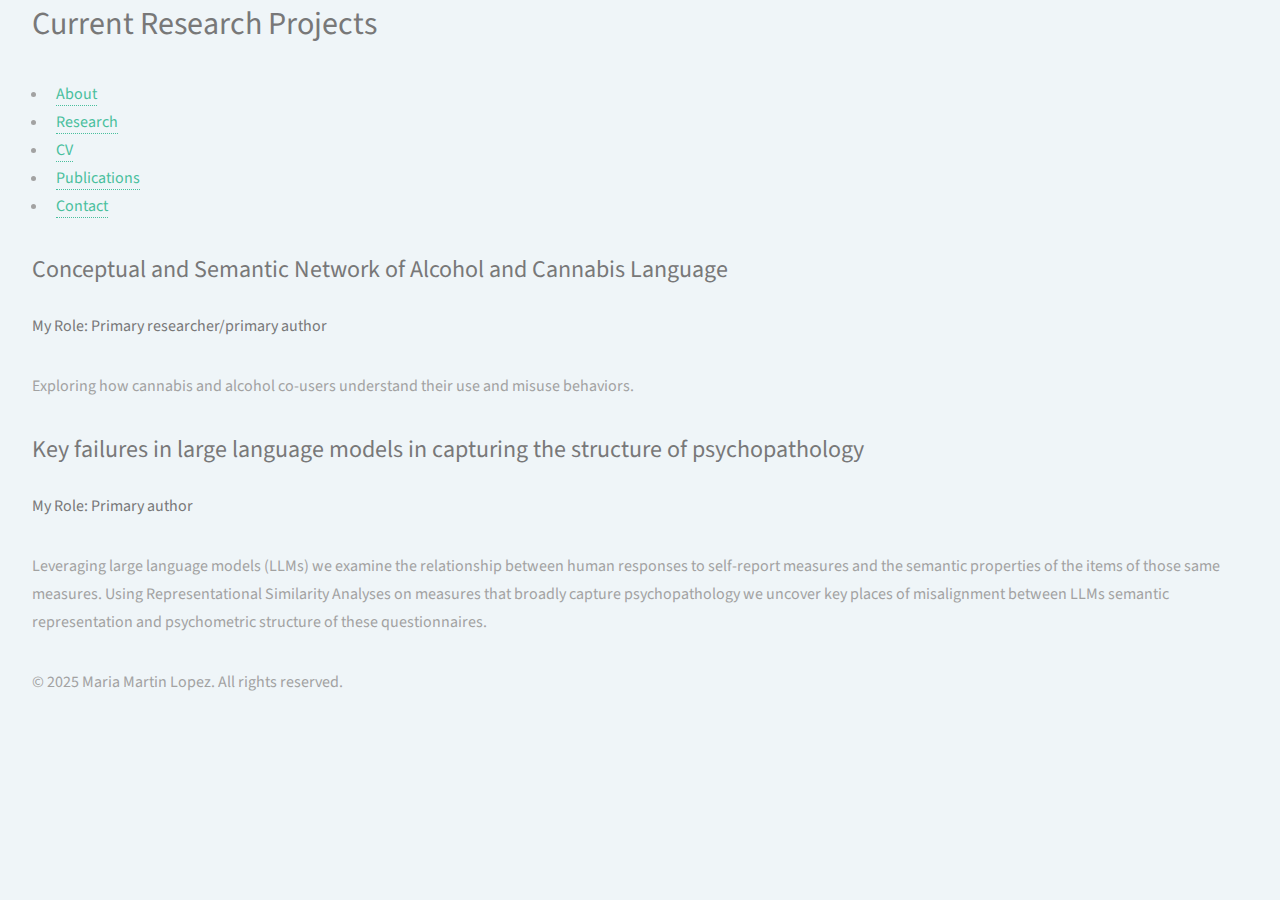
<file: research.html>
<!DOCTYPE html>
<html lang="en">
<head>
  <meta charset="UTF-8">
  <meta name="viewport" content="width=device-width, initial-scale=1.0">
  <title>Research Projects</title>
  <link rel="stylesheet" href="assets/css/main.css">
</head>
<body>
  <header>
    <div class="container">
      <h1>Current Research Projects</h1>
      <nav>
        <ul>
          <li><a href="#">About</a></li>
          <li><a href="#">Research</a></li>
          <li><a href="#">CV</a></li>
          <li><a href="#">Publications</a></li>
          <li><a href="#">Contact</a></li>
        </ul>
      </nav>
    </div>
  </header>
  <main class="container">
    <section class="project">
      <div class="project-info">
        <h2>Conceptual and Semantic Network of Alcohol and Cannabis Language</h2>
        <p><strong>My Role: Primary researcher/primary author</strong></p>
        <p>Exploring how cannabis and alcohol co-users understand their use and misuse behaviors.</p>
      </div>
    </section>
    <section class="project">
      <div class="project-info">
        <h2>Key failures in large language models in capturing the structure of psychopathology</h2>
        <p><strong>My Role: Primary author</strong></p>
        <p>Leveraging large language models (LLMs) we examine the relationship between human responses to self-report measures and the semantic properties of the items of those same measures. Using Representational Similarity Analyses on measures that broadly capture psychopathology we uncover key places of misalignment between LLMs semantic representation and psychometric structure of these questionnaires.</p>
      </div>
    </section>
    <!-- Add more project sections as needed -->
  </main>
  <footer>
    <div class="container">
      <p>&copy; 2025 Maria Martin Lopez. All rights reserved.</p>
    </div>
  </footer>
</body>
</html>
</file>
<file: assets/css/main.css>
@import url("fontawesome-all.min.css");
@import url("https://fonts.googleapis.com/css?family=Source+Sans+Pro:400,400italic");

/*
	Strata by HTML5 UP
	html5up.net | @ajlkn
	Free for personal and commercial use under the CCA 3.0 license (html5up.net/license)
*/

html, body, div, span, applet, object,
iframe, h1, h2, h3, h4, h5, h6, p, blockquote,
pre, a, abbr, acronym, address, big, cite,
code, del, dfn, em, img, ins, kbd, q, s, samp,
small, strike, strong, sub, sup, tt, var, b,
u, i, center, dl, dt, dd, ol, ul, li, fieldset,
form, label, legend, table, caption, tbody,
tfoot, thead, tr, th, td, article, aside,
canvas, details, embed, figure, figcaption,
footer, header, hgroup, menu, nav, output, ruby,
section, summary, time, mark, audio, video {
	margin: 0;
	padding: 0;
	border: 0;
	font-size: 100%;
	font: inherit;
	vertical-align: baseline;}

article, aside, details, figcaption, figure,
footer, header, hgroup, menu, nav, section {
	display: block;}

body {
	line-height: 1;
}

ol, ul {
	list-style: none;
}

blockquote, q {
	quotes: none;
}

	blockquote:before, blockquote:after, q:before, q:after {
		content: '';
		content: none;
	}

table {
	border-collapse: collapse;
	border-spacing: 0;
}

body {
	-webkit-text-size-adjust: none;
}

mark {
	background-color: transparent;
	color: inherit;
}

input::-moz-focus-inner {
	border: 0;
	padding: 0;
}

input, select, textarea {
	-moz-appearance: none;
	-webkit-appearance: none;
	-ms-appearance: none;
	appearance: none;
}

/* Basic */

	html {
		box-sizing: border-box;
	}

	*, *:before, *:after {
		box-sizing: inherit;
	}

	body {
		background: #EFF5F8; /*#EBF2F6; /*#D8E3EB;*/
	}

		body.is-preload *, body.is-preload *:before, body.is-preload *:after {
			-moz-animation: none !important;
			-webkit-animation: none !important;
			-ms-animation: none !important;
			animation: none !important;
			-moz-transition: none !important;
			-webkit-transition: none !important;
			-ms-transition: none !important;
			transition: none !important;
		}

	body, input, select, textarea {
		color: #a2a2a2;
		font-family: "Source Sans Pro", Helvetica, sans-serif;
		font-size: 16pt;
		font-weight: 400;
		line-height: 1.75em;
	}

	a {
		-moz-transition: color 0.2s ease-in-out, border-color 0.2s ease-in-out;
		-webkit-transition: color 0.2s ease-in-out, border-color 0.2s ease-in-out;
		-ms-transition: color 0.2s ease-in-out, border-color 0.2s ease-in-out;
		transition: color 0.2s ease-in-out, border-color 0.2s ease-in-out;
		border-bottom: dotted 1px;
		color: #49bf9d;
		text-decoration: none;
	}

		a:hover {
			border-bottom-color: transparent;
			color: #49bf9d !important;
			text-decoration: none;
		}

	strong, b {
		color: #787878;
		font-weight: 400;
	}

	em, i {
		font-style: italic;
	}

	p {
		margin: 0 0 2em 0;
	}

	h1, h2, h3, h4, h5, h6 {
		color: #787878;
		font-weight: 400;
		line-height: 1em;
		margin: 0 0 1em 0;
	}

		h1 a, h2 a, h3 a, h4 a, h5 a, h6 a {
			color: inherit;
			text-decoration: none;
		}

	h1 {
		font-size: 2em;
		line-height: 1.5em;
	}

	h2 {
		font-size: 1.5em;
		line-height: 1.5em;
	}

	h3 {
		font-size: 1.25em;
		line-height: 1.5em;
	}

	h4 {
		font-size: 1.1em;
		line-height: 1.5em;
	}

	h5 {
		font-size: 0.9em;
		line-height: 1.5em;
	}

	h6 {
		font-size: 0.7em;
		line-height: 1.5em;
	}

	sub {
		font-size: 0.8em;
		position: relative;
		top: 0.5em;
	}

	sup {
		font-size: 0.8em;
		position: relative;
		top: -0.5em;
	}

	hr {
		border: 0;
		border-bottom: solid 2px #efefef;
		margin: 2em 0;
	}

		hr.major {
			margin: 3em 0;
		}

	blockquote {
		border-left: solid 6px #efefef;
		font-style: italic;
		margin: 0 0 2em 0;
		padding: 0.5em 0 0.5em 1.5em;
	}

	code {
		background: #f7f7f7;
		border-radius: 0.35em;
		border: solid 2px #efefef;
		font-family: "Courier New", monospace;
		font-size: 0.9em;
		margin: 0 0.25em;
		padding: 0.25em 0.65em;
	}

	pre {
		-webkit-overflow-scrolling: touch;
		font-family: "Courier New", monospace;
		font-size: 0.9em;
		margin: 0 0 2em 0;
	}

		pre code {
			display: block;
			line-height: 1.75em;
			padding: 1em 1.5em;
			overflow-x: auto;
		}

	.align-left {
		text-align: left;
	}

	.align-center {
		text-align: center;
	}

	.align-right {
		text-align: right;
	}

/* Container */

	.container {
		margin: 0 auto;
		max-width: calc(100% - 4em);
		width: 100%;
	}

		.container.xsmall {
			width: 25%;
		}

		.container.small {
			width: 50%;
		}

		.container.medium {
			width: 75%;
		}

		.container.large {
			width: 125%;
		}

		.container.xlarge {
			width: 150%;
		}

		.container.max {
			width: 100%;
		}

		@media screen and (max-width: 980px) {

			.container {
				width: 100% !important;
				max-width: 100% !important;
			}

		}

		@media screen and (max-width: 480px) {

			.container {
				max-width: calc(100% - 3em);
			}

		}

/* Row */

	.row {
		display: flex;
		flex-wrap: wrap;
		box-sizing: border-box;
		align-items: stretch;
	}

		.row > * {
			box-sizing: border-box;
		}

		.row.gtr-uniform > * > :last-child {
			margin-bottom: 0;
		}

		.row.aln-left {
			justify-content: flex-start;
		}

		.row.aln-center {
			justify-content: center;
		}

		.row.aln-right {
			justify-content: flex-end;
		}

		.row.aln-top {
			align-items: flex-start;
		}

		.row.aln-middle {
			align-items: center;
		}

		.row.aln-bottom {
			align-items: flex-end;
		}

		.row > .imp {
			order: -1;
		}

		.row > .col-1 {
			width: 8.33333%;
		}

		.row > .off-1 {
			margin-left: 8.33333%;
		}

		.row > .col-2 {
			width: 16.66667%;
		}

		.row > .off-2 {
			margin-left: 16.66667%;
		}

		.row > .col-3 {
			width: 25%;
		}

		.row > .off-3 {
			margin-left: 25%;
		}

		.row > .col-4 {
			width: 33.33333%;
		}

		.row > .off-4 {
			margin-left: 33.33333%;
		}

		.row > .col-5 {
			width: 41.66667%;
		}

		.row > .off-5 {
			margin-left: 41.66667%;
		}

		.row > .col-6 {
			width: 50%;
		}

		.row > .off-6 {
			margin-left: 50%;
		}

		.row > .col-7 {
			width: 58.33333%;
		}

		.row > .off-7 {
			margin-left: 58.33333%;
		}

		.row > .col-8 {
			width: 66.66667%;
		}

		.row > .off-8 {
			margin-left: 66.66667%;
		}

		.row > .col-9 {
			width: 75%;
		}

		.row > .off-9 {
			margin-left: 75%;
		}

		.row > .col-10 {
			width: 83.33333%;
		}

		.row > .off-10 {
			margin-left: 83.33333%;
		}

		.row > .col-11 {
			width: 91.66667%;
		}

		.row > .off-11 {
			margin-left: 91.66667%;
		}

		.row > .col-12 {
			width: 100%;
		}

		.row > .off-12 {
			margin-left: 100%;
		}

		.row.gtr-0 {
			margin-top: 0;
			margin-left: 0em;
		}

			.row.gtr-0 > * {
				padding: 0 0 0 0em;
			}

			.row.gtr-0.gtr-uniform {
				margin-top: 0em;
			}

				.row.gtr-0.gtr-uniform > * {
					padding-top: 0em;
				}

		.row.gtr-25 {
			margin-top: 0;
			margin-left: -0.625em;
		}

			.row.gtr-25 > * {
				padding: 0 0 0 0.625em;
			}

			.row.gtr-25.gtr-uniform {
				margin-top: -0.625em;
			}

				.row.gtr-25.gtr-uniform > * {
					padding-top: 0.625em;
				}

		.row.gtr-50 {
			margin-top: 0;
			margin-left: -1.25em;
		}

			.row.gtr-50 > * {
				padding: 0 0 0 1.25em;
			}

			.row.gtr-50.gtr-uniform {
				margin-top: -1.25em;
			}

				.row.gtr-50.gtr-uniform > * {
					padding-top: 1.25em;
				}

		.row {
			margin-top: 0;
			margin-left: -2.5em;
		}

			.row > * {
				padding: 0 0 0 2.5em;
			}

			.row.gtr-uniform {
				margin-top: -2.5em;
			}

				.row.gtr-uniform > * {
					padding-top: 2.5em;
				}

		.row.gtr-150 {
			margin-top: 0;
			margin-left: -3.75em;
		}

			.row.gtr-150 > * {
				padding: 0 0 0 3.75em;
			}

			.row.gtr-150.gtr-uniform {
				margin-top: -3.75em;
			}

				.row.gtr-150.gtr-uniform > * {
					padding-top: 3.75em;
				}

		.row.gtr-200 {
			margin-top: 0;
			margin-left: -5em;
		}

			.row.gtr-200 > * {
				padding: 0 0 0 5em;
			}

			.row.gtr-200.gtr-uniform {
				margin-top: -5em;
			}

				.row.gtr-200.gtr-uniform > * {
					padding-top: 5em;
				}

		@media screen and (max-width: 1800px) {

			.row {
				display: flex;
				flex-wrap: wrap;
				box-sizing: border-box;
				align-items: stretch;
			}

				.row > * {
					box-sizing: border-box;
				}

				.row.gtr-uniform > * > :last-child {
					margin-bottom: 0;
				}

				.row.aln-left {
					justify-content: flex-start;
				}

				.row.aln-center {
					justify-content: center;
				}

				.row.aln-right {
					justify-content: flex-end;
				}

				.row.aln-top {
					align-items: flex-start;
				}

				.row.aln-middle {
					align-items: center;
				}

				.row.aln-bottom {
					align-items: flex-end;
				}

				.row > .imp-xlarge {
					order: -1;
				}

				.row > .col-1-xlarge {
					width: 8.33333%;
				}

				.row > .off-1-xlarge {
					margin-left: 8.33333%;
				}

				.row > .col-2-xlarge {
					width: 16.66667%;
				}

				.row > .off-2-xlarge {
					margin-left: 16.66667%;
				}

				.row > .col-3-xlarge {
					width: 25%;
				}

				.row > .off-3-xlarge {
					margin-left: 25%;
				}

				.row > .col-4-xlarge {
					width: 33.33333%;
				}

				.row > .off-4-xlarge {
					margin-left: 33.33333%;
				}

				.row > .col-5-xlarge {
					width: 41.66667%;
				}

				.row > .off-5-xlarge {
					margin-left: 41.66667%;
				}

				.row > .col-6-xlarge {
					width: 50%;
				}

				.row > .off-6-xlarge {
					margin-left: 50%;
				}

				.row > .col-7-xlarge {
					width: 58.33333%;
				}

				.row > .off-7-xlarge {
					margin-left: 58.33333%;
				}

				.row > .col-8-xlarge {
					width: 66.66667%;
				}

				.row > .off-8-xlarge {
					margin-left: 66.66667%;
				}

				.row > .col-9-xlarge {
					width: 75%;
				}

				.row > .off-9-xlarge {
					margin-left: 75%;
				}

				.row > .col-10-xlarge {
					width: 83.33333%;
				}

				.row > .off-10-xlarge {
					margin-left: 83.33333%;
				}

				.row > .col-11-xlarge {
					width: 91.66667%;
				}

				.row > .off-11-xlarge {
					margin-left: 91.66667%;
				}

				.row > .col-12-xlarge {
					width: 100%;
				}

				.row > .off-12-xlarge {
					margin-left: 100%;
				}

				.row.gtr-0 {
					margin-top: 0;
					margin-left: 0em;
				}

					.row.gtr-0 > * {
						padding: 0 0 0 0em;
					}

					.row.gtr-0.gtr-uniform {
						margin-top: 0em;
					}

						.row.gtr-0.gtr-uniform > * {
							padding-top: 0em;
						}

				.row.gtr-25 {
					margin-top: 0;
					margin-left: -0.625em;
				}

					.row.gtr-25 > * {
						padding: 0 0 0 0.625em;
					}

					.row.gtr-25.gtr-uniform {
						margin-top: -0.625em;
					}

						.row.gtr-25.gtr-uniform > * {
							padding-top: 0.625em;
						}

				.row.gtr-50 {
					margin-top: 0;
					margin-left: -1.25em;
				}

					.row.gtr-50 > * {
						padding: 0 0 0 1.25em;
					}

					.row.gtr-50.gtr-uniform {
						margin-top: -1.25em;
					}

						.row.gtr-50.gtr-uniform > * {
							padding-top: 1.25em;
						}

				.row {
					margin-top: 0;
					margin-left: -2.5em;
				}

					.row > * {
						padding: 0 0 0 2.5em;
					}

					.row.gtr-uniform {
						margin-top: -2.5em;
					}

						.row.gtr-uniform > * {
							padding-top: 2.5em;
						}

				.row.gtr-150 {
					margin-top: 0;
					margin-left: -3.75em;
				}

					.row.gtr-150 > * {
						padding: 0 0 0 3.75em;
					}

					.row.gtr-150.gtr-uniform {
						margin-top: -3.75em;
					}

						.row.gtr-150.gtr-uniform > * {
							padding-top: 3.75em;
						}

				.row.gtr-200 {
					margin-top: 0;
					margin-left: -5em;
				}

					.row.gtr-200 > * {
						padding: 0 0 0 5em;
					}

					.row.gtr-200.gtr-uniform {
						margin-top: -5em;
					}

						.row.gtr-200.gtr-uniform > * {
							padding-top: 5em;
						}

		}

		@media screen and (max-width: 1280px) {

			.row {
				display: flex;
				flex-wrap: wrap;
				box-sizing: border-box;
				align-items: stretch;
			}

				.row > * {
					box-sizing: border-box;
				}

				.row.gtr-uniform > * > :last-child {
					margin-bottom: 0;
				}

				.row.aln-left {
					justify-content: flex-start;
				}

				.row.aln-center {
					justify-content: center;
				}

				.row.aln-right {
					justify-content: flex-end;
				}

				.row.aln-top {
					align-items: flex-start;
				}

				.row.aln-middle {
					align-items: center;
				}

				.row.aln-bottom {
					align-items: flex-end;
				}

				.row > .imp-large {
					order: -1;
				}

				.row > .col-1-large {
					width: 8.33333%;
				}

				.row > .off-1-large {
					margin-left: 8.33333%;
				}

				.row > .col-2-large {
					width: 16.66667%;
				}

				.row > .off-2-large {
					margin-left: 16.66667%;
				}

				.row > .col-3-large {
					width: 25%;
				}

				.row > .off-3-large {
					margin-left: 25%;
				}

				.row > .col-4-large {
					width: 33.33333%;
				}

				.row > .off-4-large {
					margin-left: 33.33333%;
				}

				.row > .col-5-large {
					width: 41.66667%;
				}

				.row > .off-5-large {
					margin-left: 41.66667%;
				}

				.row > .col-6-large {
					width: 50%;
				}

				.row > .off-6-large {
					margin-left: 50%;
				}

				.row > .col-7-large {
					width: 58.33333%;
				}

				.row > .off-7-large {
					margin-left: 58.33333%;
				}

				.row > .col-8-large {
					width: 66.66667%;
				}

				.row > .off-8-large {
					margin-left: 66.66667%;
				}

				.row > .col-9-large {
					width: 75%;
				}

				.row > .off-9-large {
					margin-left: 75%;
				}

				.row > .col-10-large {
					width: 83.33333%;
				}

				.row > .off-10-large {
					margin-left: 83.33333%;
				}

				.row > .col-11-large {
					width: 91.66667%;
				}

				.row > .off-11-large {
					margin-left: 91.66667%;
				}

				.row > .col-12-large {
					width: 100%;
				}

				.row > .off-12-large {
					margin-left: 100%;
				}

				.row.gtr-0 {
					margin-top: 0;
					margin-left: 0em;
				}

					.row.gtr-0 > * {
						padding: 0 0 0 0em;
					}

					.row.gtr-0.gtr-uniform {
						margin-top: 0em;
					}

						.row.gtr-0.gtr-uniform > * {
							padding-top: 0em;
						}

				.row.gtr-25 {
					margin-top: 0;
					margin-left: -0.5em;
				}

					.row.gtr-25 > * {
						padding: 0 0 0 0.5em;
					}

					.row.gtr-25.gtr-uniform {
						margin-top: -0.5em;
					}

						.row.gtr-25.gtr-uniform > * {
							padding-top: 0.5em;
						}

				.row.gtr-50 {
					margin-top: 0;
					margin-left: -1em;
				}

					.row.gtr-50 > * {
						padding: 0 0 0 1em;
					}

					.row.gtr-50.gtr-uniform {
						margin-top: -1em;
					}

						.row.gtr-50.gtr-uniform > * {
							padding-top: 1em;
						}

				.row {
					margin-top: 0;
					margin-left: -2em;
				}

					.row > * {
						padding: 0 0 0 2em;
					}

					.row.gtr-uniform {
						margin-top: -2em;
					}

						.row.gtr-uniform > * {
							padding-top: 2em;
						}

				.row.gtr-150 {
					margin-top: 0;
					margin-left: -3em;
				}

					.row.gtr-150 > * {
						padding: 0 0 0 3em;
					}

					.row.gtr-150.gtr-uniform {
						margin-top: -3em;
					}

						.row.gtr-150.gtr-uniform > * {
							padding-top: 3em;
						}

				.row.gtr-200 {
					margin-top: 0;
					margin-left: -4em;
				}

					.row.gtr-200 > * {
						padding: 0 0 0 4em;
					}

					.row.gtr-200.gtr-uniform {
						margin-top: -4em;
					}

						.row.gtr-200.gtr-uniform > * {
							padding-top: 4em;
						}

		}

		@media screen and (max-width: 980px) {

			.row {
				display: flex;
				flex-wrap: wrap;
				box-sizing: border-box;
				align-items: stretch;
			}

				.row > * {
					box-sizing: border-box;
				}

				.row.gtr-uniform > * > :last-child {
					margin-bottom: 0;
				}

				.row.aln-left {
					justify-content: flex-start;
				}

				.row.aln-center {
					justify-content: center;
				}

				.row.aln-right {
					justify-content: flex-end;
				}

				.row.aln-top {
					align-items: flex-start;
				}

				.row.aln-middle {
					align-items: center;
				}

				.row.aln-bottom {
					align-items: flex-end;
				}

				.row > .imp-medium {
					order: -1;
				}

				.row > .col-1-medium {
					width: 8.33333%;
				}

				.row > .off-1-medium {
					margin-left: 8.33333%;
				}

				.row > .col-2-medium {
					width: 16.66667%;
				}

				.row > .off-2-medium {
					margin-left: 16.66667%;
				}

				.row > .col-3-medium {
					width: 25%;
				}

				.row > .off-3-medium {
					margin-left: 25%;
				}

				.row > .col-4-medium {
					width: 33.33333%;
				}

				.row > .off-4-medium {
					margin-left: 33.33333%;
				}

				.row > .col-5-medium {
					width: 41.66667%;
				}

				.row > .off-5-medium {
					margin-left: 41.66667%;
				}

				.row > .col-6-medium {
					width: 50%;
				}

				.row > .off-6-medium {
					margin-left: 50%;
				}

				.row > .col-7-medium {
					width: 58.33333%;
				}

				.row > .off-7-medium {
					margin-left: 58.33333%;
				}

				.row > .col-8-medium {
					width: 66.66667%;
				}

				.row > .off-8-medium {
					margin-left: 66.66667%;
				}

				.row > .col-9-medium {
					width: 75%;
				}

				.row > .off-9-medium {
					margin-left: 75%;
				}

				.row > .col-10-medium {
					width: 83.33333%;
				}

				.row > .off-10-medium {
					margin-left: 83.33333%;
				}

				.row > .col-11-medium {
					width: 91.66667%;
				}

				.row > .off-11-medium {
					margin-left: 91.66667%;
				}

				.row > .col-12-medium {
					width: 100%;
				}

				.row > .off-12-medium {
					margin-left: 100%;
				}

				.row.gtr-0 {
					margin-top: 0;
					margin-left: 0em;
				}

					.row.gtr-0 > * {
						padding: 0 0 0 0em;
					}

					.row.gtr-0.gtr-uniform {
						margin-top: 0em;
					}

						.row.gtr-0.gtr-uniform > * {
							padding-top: 0em;
						}

				.row.gtr-25 {
					margin-top: 0;
					margin-left: -0.5em;
				}

					.row.gtr-25 > * {
						padding: 0 0 0 0.5em;
					}

					.row.gtr-25.gtr-uniform {
						margin-top: -0.5em;
					}

						.row.gtr-25.gtr-uniform > * {
							padding-top: 0.5em;
						}

				.row.gtr-50 {
					margin-top: 0;
					margin-left: -1em;
				}

					.row.gtr-50 > * {
						padding: 0 0 0 1em;
					}

					.row.gtr-50.gtr-uniform {
						margin-top: -1em;
					}

						.row.gtr-50.gtr-uniform > * {
							padding-top: 1em;
						}

				.row {
					margin-top: 0;
					margin-left: -2em;
				}

					.row > * {
						padding: 0 0 0 2em;
					}

					.row.gtr-uniform {
						margin-top: -2em;
					}

						.row.gtr-uniform > * {
							padding-top: 2em;
						}

				.row.gtr-150 {
					margin-top: 0;
					margin-left: -3em;
				}

					.row.gtr-150 > * {
						padding: 0 0 0 3em;
					}

					.row.gtr-150.gtr-uniform {
						margin-top: -3em;
					}

						.row.gtr-150.gtr-uniform > * {
							padding-top: 3em;
						}

				.row.gtr-200 {
					margin-top: 0;
					margin-left: -4em;
				}

					.row.gtr-200 > * {
						padding: 0 0 0 4em;
					}

					.row.gtr-200.gtr-uniform {
						margin-top: -4em;
					}

						.row.gtr-200.gtr-uniform > * {
							padding-top: 4em;
						}

		}

		@media screen and (max-width: 736px) {

			.row {
				display: flex;
				flex-wrap: wrap;
				box-sizing: border-box;
				align-items: stretch;
			}

				.row > * {
					box-sizing: border-box;
				}

				.row.gtr-uniform > * > :last-child {
					margin-bottom: 0;
				}

				.row.aln-left {
					justify-content: flex-start;
				}

				.row.aln-center {
					justify-content: center;
				}

				.row.aln-right {
					justify-content: flex-end;
				}

				.row.aln-top {
					align-items: flex-start;
				}

				.row.aln-middle {
					align-items: center;
				}

				.row.aln-bottom {
					align-items: flex-end;
				}

				.row > .imp-small {
					order: -1;
				}

				.row > .col-1-small {
					width: 8.33333%;
				}

				.row > .off-1-small {
					margin-left: 8.33333%;
				}

				.row > .col-2-small {
					width: 16.66667%;
				}

				.row > .off-2-small {
					margin-left: 16.66667%;
				}

				.row > .col-3-small {
					width: 25%;
				}

				.row > .off-3-small {
					margin-left: 25%;
				}

				.row > .col-4-small {
					width: 33.33333%;
				}

				.row > .off-4-small {
					margin-left: 33.33333%;
				}

				.row > .col-5-small {
					width: 41.66667%;
				}

				.row > .off-5-small {
					margin-left: 41.66667%;
				}

				.row > .col-6-small {
					width: 50%;
				}

				.row > .off-6-small {
					margin-left: 50%;
				}

				.row > .col-7-small {
					width: 58.33333%;
				}

				.row > .off-7-small {
					margin-left: 58.33333%;
				}

				.row > .col-8-small {
					width: 66.66667%;
				}

				.row > .off-8-small {
					margin-left: 66.66667%;
				}

				.row > .col-9-small {
					width: 75%;
				}

				.row > .off-9-small {
					margin-left: 75%;
				}

				.row > .col-10-small {
					width: 83.33333%;
				}

				.row > .off-10-small {
					margin-left: 83.33333%;
				}

				.row > .col-11-small {
					width: 91.66667%;
				}

				.row > .off-11-small {
					margin-left: 91.66667%;
				}

				.row > .col-12-small {
					width: 100%;
				}

				.row > .off-12-small {
					margin-left: 100%;
				}

				.row.gtr-0 {
					margin-top: 0;
					margin-left: 0em;
				}

					.row.gtr-0 > * {
						padding: 0 0 0 0em;
					}

					.row.gtr-0.gtr-uniform {
						margin-top: 0em;
					}

						.row.gtr-0.gtr-uniform > * {
							padding-top: 0em;
						}

				.row.gtr-25 {
					margin-top: 0;
					margin-left: -0.375em;
				}

					.row.gtr-25 > * {
						padding: 0 0 0 0.375em;
					}

					.row.gtr-25.gtr-uniform {
						margin-top: -0.375em;
					}

						.row.gtr-25.gtr-uniform > * {
							padding-top: 0.375em;
						}

				.row.gtr-50 {
					margin-top: 0;
					margin-left: -0.75em;
				}

					.row.gtr-50 > * {
						padding: 0 0 0 0.75em;
					}

					.row.gtr-50.gtr-uniform {
						margin-top: -0.75em;
					}

						.row.gtr-50.gtr-uniform > * {
							padding-top: 0.75em;
						}

				.row {
					margin-top: 0;
					margin-left: -1.5em;
				}

					.row > * {
						padding: 0 0 0 1.5em;
					}

					.row.gtr-uniform {
						margin-top: -1.5em;
					}

						.row.gtr-uniform > * {
							padding-top: 1.5em;
						}

				.row.gtr-150 {
					margin-top: 0;
					margin-left: -2.25em;
				}

					.row.gtr-150 > * {
						padding: 0 0 0 2.25em;
					}

					.row.gtr-150.gtr-uniform {
						margin-top: -2.25em;
					}

						.row.gtr-150.gtr-uniform > * {
							padding-top: 2.25em;
						}

				.row.gtr-200 {
					margin-top: 0;
					margin-left: -3em;
				}

					.row.gtr-200 > * {
						padding: 0 0 0 3em;
					}

					.row.gtr-200.gtr-uniform {
						margin-top: -3em;
					}

						.row.gtr-200.gtr-uniform > * {
							padding-top: 3em;
						}

		}

		@media screen and (max-width: 480px) {

			.row {
				display: flex;
				flex-wrap: wrap;
				box-sizing: border-box;
				align-items: stretch;
			}

				.row > * {
					box-sizing: border-box;
				}

				.row.gtr-uniform > * > :last-child {
					margin-bottom: 0;
				}

				.row.aln-left {
					justify-content: flex-start;
				}

				.row.aln-center {
					justify-content: center;
				}

				.row.aln-right {
					justify-content: flex-end;
				}

				.row.aln-top {
					align-items: flex-start;
				}

				.row.aln-middle {
					align-items: center;
				}

				.row.aln-bottom {
					align-items: flex-end;
				}

				.row > .imp-xsmall {
					order: -1;
				}

				.row > .col-1-xsmall {
					width: 8.33333%;
				}

				.row > .off-1-xsmall {
					margin-left: 8.33333%;
				}

				.row > .col-2-xsmall {
					width: 16.66667%;
				}

				.row > .off-2-xsmall {
					margin-left: 16.66667%;
				}

				.row > .col-3-xsmall {
					width: 25%;
				}

				.row > .off-3-xsmall {
					margin-left: 25%;
				}

				.row > .col-4-xsmall {
					width: 33.33333%;
				}

				.row > .off-4-xsmall {
					margin-left: 33.33333%;
				}

				.row > .col-5-xsmall {
					width: 41.66667%;
				}

				.row > .off-5-xsmall {
					margin-left: 41.66667%;
				}

				.row > .col-6-xsmall {
					width: 50%;
				}

				.row > .off-6-xsmall {
					margin-left: 50%;
				}

				.row > .col-7-xsmall {
					width: 58.33333%;
				}

				.row > .off-7-xsmall {
					margin-left: 58.33333%;
				}

				.row > .col-8-xsmall {
					width: 66.66667%;
				}

				.row > .off-8-xsmall {
					margin-left: 66.66667%;
				}

				.row > .col-9-xsmall {
					width: 75%;
				}

				.row > .off-9-xsmall {
					margin-left: 75%;
				}

				.row > .col-10-xsmall {
					width: 83.33333%;
				}

				.row > .off-10-xsmall {
					margin-left: 83.33333%;
				}

				.row > .col-11-xsmall {
					width: 91.66667%;
				}

				.row > .off-11-xsmall {
					margin-left: 91.66667%;
				}

				.row > .col-12-xsmall {
					width: 100%;
				}

				.row > .off-12-xsmall {
					margin-left: 100%;
				}

				.row.gtr-0 {
					margin-top: 0;
					margin-left: 0em;
				}

					.row.gtr-0 > * {
						padding: 0 0 0 0em;
					}

					.row.gtr-0.gtr-uniform {
						margin-top: 0em;
					}

						.row.gtr-0.gtr-uniform > * {
							padding-top: 0em;
						}

				.row.gtr-25 {
					margin-top: 0;
					margin-left: -0.375em;
				}

					.row.gtr-25 > * {
						padding: 0 0 0 0.375em;
					}

					.row.gtr-25.gtr-uniform {
						margin-top: -0.375em;
					}

						.row.gtr-25.gtr-uniform > * {
							padding-top: 0.375em;
						}

				.row.gtr-50 {
					margin-top: 0;
					margin-left: -0.75em;
				}

					.row.gtr-50 > * {
						padding: 0 0 0 0.75em;
					}

					.row.gtr-50.gtr-uniform {
						margin-top: -0.75em;
					}

						.row.gtr-50.gtr-uniform > * {
							padding-top: 0.75em;
						}

				.row {
					margin-top: 0;
					margin-left: -1.5em;
				}

					.row > * {
						padding: 0 0 0 1.5em;
					}

					.row.gtr-uniform {
						margin-top: -1.5em;
					}

						.row.gtr-uniform > * {
							padding-top: 1.5em;
						}

				.row.gtr-150 {
					margin-top: 0;
					margin-left: -2.25em;
				}

					.row.gtr-150 > * {
						padding: 0 0 0 2.25em;
					}

					.row.gtr-150.gtr-uniform {
						margin-top: -2.25em;
					}

						.row.gtr-150.gtr-uniform > * {
							padding-top: 2.25em;
						}

				.row.gtr-200 {
					margin-top: 0;
					margin-left: -3em;
				}

					.row.gtr-200 > * {
						padding: 0 0 0 3em;
					}

					.row.gtr-200.gtr-uniform {
						margin-top: -3em;
					}

						.row.gtr-200.gtr-uniform > * {
							padding-top: 3em;
						}

		}

/* Section/Article */

	section.special, article.special {
		text-align: center;
	}

	header p {
		color: #b2b2b2;
		position: relative;
		margin: 0 0 1.5em 0;
	}

	header h2 + p {
		font-size: 1.25em;
		margin-top: -1em;
		line-height: 1.5em;
	}

	header h3 + p {
		font-size: 1.1em;
		margin-top: -0.8em;
		line-height: 1.5em;
	}

	header h4 + p,
	header h5 + p,
	header h6 + p {
		font-size: 0.9em;
		margin-top: -0.6em;
		line-height: 1.5em;
	}

	header.major h2 {
		font-size: 2em;
	}

/* Form */

	form {
		margin: 0 0 2em 0;
	}

	label {
		color: #787878;
		display: block;
		font-size: 0.9em;
		font-weight: 400;
		margin: 0 0 1em 0;
	}

	input[type="text"],
	input[type="password"],
	input[type="email"],
	select,
	textarea {
		-moz-appearance: none;
		-webkit-appearance: none;
		-ms-appearance: none;
		appearance: none;
		background: #f7f7f7;
		border-radius: 0.35em;
		border: solid 2px transparent;
		color: inherit;
		display: block;
		outline: 0;
		padding: 0 0.75em;
		text-decoration: none;
		width: 100%;
	}

		input[type="text"]:invalid,
		input[type="password"]:invalid,
		input[type="email"]:invalid,
		select:invalid,
		textarea:invalid {
			box-shadow: none;
		}

		input[type="text"]:focus,
		input[type="password"]:focus,
		input[type="email"]:focus,
		select:focus,
		textarea:focus {
			border-color: #49bf9d;
		}

	select {
		background-image: url("data:image/svg+xml;charset=utf8,%3Csvg xmlns='http://www.w3.org/2000/svg' width='40' height='40' preserveAspectRatio='none' viewBox='0 0 40 40'%3E%3Cpath d='M9.4,12.3l10.4,10.4l10.4-10.4c0.2-0.2,0.5-0.4,0.9-0.4c0.3,0,0.6,0.1,0.9,0.4l3.3,3.3c0.2,0.2,0.4,0.5,0.4,0.9 c0,0.4-0.1,0.6-0.4,0.9L20.7,31.9c-0.2,0.2-0.5,0.4-0.9,0.4c-0.3,0-0.6-0.1-0.9-0.4L4.3,17.3c-0.2-0.2-0.4-0.5-0.4-0.9 c0-0.4,0.1-0.6,0.4-0.9l3.3-3.3c0.2-0.2,0.5-0.4,0.9-0.4S9.1,12.1,9.4,12.3z' fill='%23dfdfdf' /%3E%3C/svg%3E");
		background-size: 1.25rem;
		background-repeat: no-repeat;
		background-position: calc(100% - 1rem) center;
		height: 2.75em;
		padding-right: 2.75em;
		text-overflow: ellipsis;
	}

		select option {
			color: #787878;
			background: #fff;
		}

		select:focus::-ms-value {
			background-color: transparent;
		}

		select::-ms-expand {
			display: none;
		}

	input[type="text"],
	input[type="password"],
	input[type="email"],
	select {
		height: 2.75em;
	}

	textarea {
		padding: 0.75em;
	}

	input[type="checkbox"],
	input[type="radio"] {
		-moz-appearance: none;
		-webkit-appearance: none;
		-ms-appearance: none;
		appearance: none;
		display: block;
		float: left;
		margin-right: -2em;
		opacity: 0;
		width: 1em;
		z-index: -1;
	}

		input[type="checkbox"] + label,
		input[type="radio"] + label {
			text-decoration: none;
			color: #a2a2a2;
			cursor: pointer;
			display: inline-block;
			font-size: 1em;
			font-weight: 400;
			padding-left: 2.4em;
			padding-right: 0.75em;
			position: relative;
		}

			input[type="checkbox"] + label:before,
			input[type="radio"] + label:before {
				-moz-osx-font-smoothing: grayscale;
				-webkit-font-smoothing: antialiased;
				display: inline-block;
				font-style: normal;
				font-variant: normal;
				text-rendering: auto;
				line-height: 1;
				text-transform: none !important;
				font-family: 'Font Awesome 5 Free';
				font-weight: 900;
			}

			input[type="checkbox"] + label:before,
			input[type="radio"] + label:before {
				background: #f7f7f7;
				border-radius: 0.35em;
				border: solid 2px transparent;
				content: '';
				display: inline-block;
				font-size: 0.8em;
				height: 2.0625em;
				left: 0;
				line-height: 1.85625em;
				position: absolute;
				text-align: center;
				top: 0;
				width: 2.0625em;
			}

		input[type="checkbox"]:checked + label:before,
		input[type="radio"]:checked + label:before {
			background: #787878;
			border-color: #787878;
			color: #fff;
			content: '\f00c';
		}

		input[type="checkbox"]:focus + label:before,
		input[type="radio"]:focus + label:before {
			border-color: #49bf9d;
		}

	input[type="checkbox"] + label:before {
		border-radius: 0.35em;
	}

	input[type="radio"] + label:before {
		border-radius: 100%;
	}

	::-webkit-input-placeholder {
		color: #b2b2b2 !important;
		opacity: 1.0;
	}

	:-moz-placeholder {
		color: #b2b2b2 !important;
		opacity: 1.0;
	}

	::-moz-placeholder {
		color: #b2b2b2 !important;
		opacity: 1.0;
	}

	:-ms-input-placeholder {
		color: #b2b2b2 !important;
		opacity: 1.0;
	}

/* Box */

	.box {
		border-radius: 0.35em;
		border: solid 2px #efefef;
		margin-bottom: 2em;
		padding: 1.5em;
	}

		.box > :last-child,
		.box > :last-child > :last-child,
		.box > :last-child > :last-child > :last-child {
			margin-bottom: 0;
		}

		.box.alt {
			border: 0;
			border-radius: 0;
			padding: 0;
		}

/* Icon */

	.icon {
		text-decoration: none;
		border-bottom: none;
		position: relative;
	}

		.icon:before {
			-moz-osx-font-smoothing: grayscale;
			-webkit-font-smoothing: antialiased;
			display: inline-block;
			font-style: normal;
			font-variant: normal;
			text-rendering: auto;
			line-height: 1;
			text-transform: none !important;
			font-family: 'Font Awesome 5 Free';
			font-weight: 400;
		}

		.icon > .label {
			display: none;
		}

		.icon:before {
			line-height: inherit;
		}

		.icon.solid:before {
			font-weight: 900;
		}

		.icon.brands:before {
			font-family: 'Font Awesome 5 Brands';
		}

/* Image */

	.image {
		border-radius: 0.35em;
		border: 0;
		display: inline-block;
		position: relative;
	}

		.image:before {
			-moz-transition: opacity 0.2s ease-in-out;
			-webkit-transition: opacity 0.2s ease-in-out;
			-ms-transition: opacity 0.2s ease-in-out;
			transition: opacity 0.2s ease-in-out;
			background: url("images/overlay.png");
			border-radius: 0.35em;
			content: '';
			display: block;
			height: 100%;
			left: 0;
			opacity: 0.5;
			position: absolute;
			top: 0;
			width: 100%;
		}

		.image.thumb {
			text-align: center;
		}

			.image.thumb:after {
				-moz-transition: opacity 0.2s ease-in-out;
				-webkit-transition: opacity 0.2s ease-in-out;
				-ms-transition: opacity 0.2s ease-in-out;
				transition: opacity 0.2s ease-in-out;
				border-radius: 0.35em;
				border: solid 3px rgba(255, 255, 255, 0.5);
				color: #fff;
				content: 'View';
				display: inline-block;
				font-size: 0.8em;
				font-weight: 400;
				left: 50%;
				line-height: 2.25em;
				margin: -1.25em 0 0 -3em;
				opacity: 0;
				padding: 0 1.5em;
				position: absolute;
				text-align: center;
				text-decoration: none;
				top: 50%;
				white-space: nowrap;
			}

			.image.thumb:hover:after {
				opacity: 1.0;
			}

			.image.thumb:hover:before {
				background: url("images/overlay.png"), url("images/overlay.png");
				opacity: 1.0;
			}

		.image img {
			border-radius: 0.35em;
			display: block;
		}

		.image.left {
			float: left;
			margin: 0 1.5em 1em 0;
			top: 0.25em;
		}

		.image.right {
			float: right;
			margin: 0 0 1em 1.5em;
			top: 0.25em;
		}

		.image.left, .image.right {
			max-width: 40%;
		}

			.image.left img, .image.right img {
				width: 100%;
			}

		.image.fit {
			display: block;
			margin: 0 0 2em 0;
			width: 100%;
		}

			.image.fit img {
				width: 100%;
			}

		.image.avatar {
			border-radius: 100%;
			background: none !important;
 			padding: 0 !important;
 			box-shadow: none !important;
		}

			.image.avatar:before {
				display: none;
			}

			.image.avatar img {
				border-radius: 100%;
				width: 160px;
				height: 224px;
				margin-left: -12px;
			}

/* List */

	ol {
		list-style: decimal;
		margin: 0 0 2em 0;
		padding-left: 1.25em;
	}

		ol li {
			padding-left: 0.25em;
		}

	ul {
		list-style: disc;
		margin: 0 0 2em 0;
		padding-left: 1em;
	}

		ul li {
			padding-left: 0.5em;
		}

		ul.alt {
			list-style: none;
			padding-left: 0;
		}

			ul.alt li {
				border-top: solid 2px #efefef;
				padding: 0.5em 0;
			}

				ul.alt li:first-child {
					border-top: 0;
					padding-top: 0;
				}

	dl {
		margin: 0 0 2em 0;
	}

/* Icons */

	ul.icons {
		cursor: default;
		list-style: none;
		padding-left: 0;
	}

		ul.icons li {
			display: inline-block;
			padding: 0 1em 0 0;
		}

			ul.icons li:last-child {
				padding-right: 0;
			}

			ul.icons li .icon:before {
				font-size: 1.5em;
			}

/* Labeled Icons */

	ul.labeled-icons {
		list-style: none;
		padding: 0;
	}

		ul.labeled-icons li {
			line-height: 1.75em;
			margin: 1.5em 0 0 0;
			padding-left: 2.25em;
			position: relative;
		}

			ul.labeled-icons li:first-child {
				margin-top: 0;
			}

			ul.labeled-icons li a {
				color: inherit;
			}

			ul.labeled-icons li h3 {
				color: #b2b2b2;
				left: 0;
				position: absolute;
				text-align: center;
				top: 0;
				width: 1em;
			}

/* Actions */

	ul.actions {
		display: -moz-flex;
		display: -webkit-flex;
		display: -ms-flex;
		display: flex;
		cursor: default;
		list-style: none;
		margin-left: -1em;
		padding-left: 0;
	}

		ul.actions li {
			padding: 0 0 0 1em;
			vertical-align: middle;
		}

		ul.actions.special {
			-moz-justify-content: center;
			-webkit-justify-content: center;
			-ms-justify-content: center;
			justify-content: center;
			width: 100%;
			margin-left: 0;
		}

			ul.actions.special li:first-child {
				padding-left: 0;
			}

		ul.actions.stacked {
			-moz-flex-direction: column;
			-webkit-flex-direction: column;
			-ms-flex-direction: column;
			flex-direction: column;
			margin-left: 0;
		}

			ul.actions.stacked li {
				padding: 1.3em 0 0 0;
			}

				ul.actions.stacked li:first-child {
					padding-top: 0;
				}

		ul.actions.fit {
			width: calc(100% + 1em);
		}

			ul.actions.fit li {
				-moz-flex-grow: 1;
				-webkit-flex-grow: 1;
				-ms-flex-grow: 1;
				flex-grow: 1;
				-moz-flex-shrink: 1;
				-webkit-flex-shrink: 1;
				-ms-flex-shrink: 1;
				flex-shrink: 1;
				width: 100%;
			}

				ul.actions.fit li > * {
					width: 100%;
				}

			ul.actions.fit.stacked {
				width: 100%;
			}

		@media screen and (max-width: 480px) {

			ul.actions:not(.fixed) {
				-moz-flex-direction: column;
				-webkit-flex-direction: column;
				-ms-flex-direction: column;
				flex-direction: column;
				margin-left: 0;
				width: 100% !important;
			}

				ul.actions:not(.fixed) li {
					-moz-flex-grow: 1;
					-webkit-flex-grow: 1;
					-ms-flex-grow: 1;
					flex-grow: 1;
					-moz-flex-shrink: 1;
					-webkit-flex-shrink: 1;
					-ms-flex-shrink: 1;
					flex-shrink: 1;
					padding: 1em 0 0 0;
					text-align: center;
					width: 100%;
				}

					ul.actions:not(.fixed) li > * {
						width: 100%;
					}

					ul.actions:not(.fixed) li:first-child {
						padding-top: 0;
					}

					ul.actions:not(.fixed) li input[type="submit"],
					ul.actions:not(.fixed) li input[type="reset"],
					ul.actions:not(.fixed) li input[type="button"],
					ul.actions:not(.fixed) li button,
					ul.actions:not(.fixed) li .button {
						width: 100%;
					}

						ul.actions:not(.fixed) li input[type="submit"].icon:before,
						ul.actions:not(.fixed) li input[type="reset"].icon:before,
						ul.actions:not(.fixed) li input[type="button"].icon:before,
						ul.actions:not(.fixed) li button.icon:before,
						ul.actions:not(.fixed) li .button.icon:before {
							margin-left: -0.5em;
						}

		}

/* Table */

	.table-wrapper {
		-webkit-overflow-scrolling: touch;
		overflow-x: auto;
	}

	table {
		margin: 0 0 2em 0;
		width: 100%;
	}

		table tbody tr {
			border: solid 1px #efefef;
			border-left: 0;
			border-right: 0;
		}

			table tbody tr:nth-child(2n + 1) {
				background-color: #f7f7f7;
			}

		table td {
			padding: 0.75em 0.75em;
		}

		table th {
			color: #787878;
			font-size: 0.9em;
			font-weight: 400;
			padding: 0 0.75em 0.75em 0.75em;
			text-align: left;
		}

		table thead {
			border-bottom: solid 2px #efefef;
		}

		table tfoot {
			border-top: solid 2px #efefef;
		}

		table.alt {
			border-collapse: separate;
		}

			table.alt tbody tr td {
				border: solid 2px #efefef;
				border-left-width: 0;
				border-top-width: 0;
			}

				table.alt tbody tr td:first-child {
					border-left-width: 2px;
				}

			table.alt tbody tr:first-child td {
				border-top-width: 2px;
			}

			table.alt thead {
				border-bottom: 0;
			}

			table.alt tfoot {
				border-top: 0;
			}

/* Button */

	input[type="submit"],
	input[type="reset"],
	input[type="button"],
	.button {
		-moz-appearance: none;
		-webkit-appearance: none;
		-ms-appearance: none;
		appearance: none;
		-moz-transition: background-color 0.2s ease-in-out, color 0.2s ease-in-out, border-color 0.2s ease-in-out;
		-webkit-transition: background-color 0.2s ease-in-out, color 0.2s ease-in-out, border-color 0.2s ease-in-out;
		-ms-transition: background-color 0.2s ease-in-out, color 0.2s ease-in-out, border-color 0.2s ease-in-out;
		transition: background-color 0.2s ease-in-out, color 0.2s ease-in-out, border-color 0.2s ease-in-out;
		background-color: transparent;
		border-radius: 0.35em;
		border: solid 3px #efefef;
		color: #787878 !important;
		cursor: pointer;
		display: inline-block;
		font-weight: 400;
		height: 3.15em;
		height: calc(2.75em + 6px);
		line-height: 2.75em;
		min-width: 10em;
		padding: 0 1.5em;
		text-align: center;
		text-decoration: none;
		white-space: nowrap;
	}

		input[type="submit"]:hover,
		input[type="reset"]:hover,
		input[type="button"]:hover,
		.button:hover {
			border-color: #49bf9d;
			color: #49bf9d !important;
		}

		input[type="submit"]:active,
		input[type="reset"]:active,
		input[type="button"]:active,
		.button:active {
			background-color: rgba(73, 191, 157, 0.1);
			border-color: #49bf9d;
			color: #49bf9d !important;
		}

		input[type="submit"].icon,
		input[type="reset"].icon,
		input[type="button"].icon,
		.button.icon {
			padding-left: 1.35em;
		}

			input[type="submit"].icon:before,
			input[type="reset"].icon:before,
			input[type="button"].icon:before,
			.button.icon:before {
				margin-right: 0.5em;
			}

		input[type="submit"].fit,
		input[type="reset"].fit,
		input[type="button"].fit,
		.button.fit {
			min-width: 0;
			width: 100%;
		}

		input[type="submit"].small,
		input[type="reset"].small,
		input[type="button"].small,
		.button.small {
			font-size: 0.8em;
		}

		input[type="submit"].large,
		input[type="reset"].large,
		input[type="button"].large,
		.button.large {
			font-size: 1.35em;
		}

		input[type="submit"].primary,
		input[type="reset"].primary,
		input[type="button"].primary,
		.button.primary {
			background-color: #49bf9d;
			border-color: #49bf9d;
			color: #ffffff !important;
		}

			input[type="submit"].primary:hover,
			input[type="reset"].primary:hover,
			input[type="button"].primary:hover,
			.button.primary:hover {
				background-color: #5cc6a7;
				border-color: #5cc6a7;
			}

			input[type="submit"].primary:active,
			input[type="reset"].primary:active,
			input[type="button"].primary:active,
			.button.primary:active {
				background-color: #3eb08f;
				border-color: #3eb08f;
			}

		input[type="submit"].disabled, input[type="submit"]:disabled,
		input[type="reset"].disabled,
		input[type="reset"]:disabled,
		input[type="button"].disabled,
		input[type="button"]:disabled,
		.button.disabled,
		.button:disabled {
			background-color: #e7e7e7 !important;
			border-color: #e7e7e7 !important;
			color: #b2b2b2 !important;
			cursor: default;
		}

/* Work Item */

	.work-item {
		margin: 0 0 2em 0;
	}

		.work-item .image {
			margin: 0 0 1.5em 0;
		}

		.work-item h3 {
			font-size: 1em;
			margin: 0 0 0.5em 0;
		}

		.work-item p {
			font-size: 0.8em;
			line-height: 1.5em;
			margin: 0;
		}

/* Header */

	#header {
		display: -moz-flex;
		display: -webkit-flex;
		display: -ms-flex;
		display: flex;
		-moz-flex-direction: column;
		-webkit-flex-direction: column;
		-ms-flex-direction: column;
		flex-direction: column;
		-moz-align-items: -moz-flex-end;
		-webkit-align-items: -webkit-flex-end;
		-ms-align-items: -ms-flex-end;
		align-items: flex-end;
		-moz-justify-content: space-between;
		-webkit-justify-content: space-between;
		-ms-justify-content: space-between;
		justify-content: space-between;
 		 background-image: linear-gradient(to bottom, #AFC5DC, #293D4D); 
 		 background-color: #293D4D; /*#2c3e50; dark blue, #bfcfff light color /* fallback for older browsers */
 		 background-repeat: no-repeat;
  		background-size: cover;
		background-attachment: scroll,								scroll;
		color: #293D4D; 
		height: 100%;
		left: 0;
		padding: 8em 4em;
		position: fixed;
		text-align: right;
		top: 0;
		width: 35%;
	}

		#header > * {
			-moz-flex-shrink: 0;
			-webkit-flex-shrink: 0;
			-ms-flex-shrink: 0;
			flex-shrink: 0;
			width: 100%;
		}

		#header > .inner {
			-moz-flex-grow: 1;
			-webkit-flex-grow: 1;
			-ms-flex-grow: 1;
			flex-grow: 1;
			margin: 0 0 2em 0;
		}

		#header strong, #header b {
			color: #ffffff;
		}

		#header h2, #header h3, #header h4, #header h5, #header h6 {
			color: #ffffff;
		}

		#header h1 {
			color: rgba(255, 255, 255, 0.5);
			font-size: 1.35em;
			line-height: 1.75em;
			margin: 0;
		}

		#header .image.avatar {
			margin: 0 0 1em 0;
			width: 6.25em;
		}

/* Footer */

	#footer .icons {
		margin: 1em 0 0 0;
	}

		#footer .icons a {
			color: rgba(255, 255, 255, 0.4);
		}

	#footer .copyright {
		color: rgba(255, 255, 255, 0.4);
		font-size: 0.8em;
		list-style: none;
		margin: 1em 0 0 0;
		padding: 0;
	}

		#footer .copyright li {
			border-left: solid 1px rgba(255, 255, 255, 0.25);
			display: inline-block;
			line-height: 1em;
			margin-left: 0.75em;
			padding-left: 0.75em;
		}

			#footer .copyright li:first-child {
				border-left: 0;
				margin-left: 0;
				padding-left: 0;
			}

			#footer .copyright li a {
				color: inherit;
			}

/* Main */

	#main {
		margin-left: 35%;
		max-width: 54em;
		padding: 8em 4em 4em 4em;
		width: calc(100% - 35%);
	}

		#main > section {
			border-top: solid 2px #efefef;
			margin: 4em 0 0 0;
			padding: 4em 0 0 0;
		}

			#main > section:first-child {
				border-top: 0;
				margin-top: 0;
				padding-top: 0;
			}

/* Poptrox */

	@-moz-keyframes spin {
		0% {
			-moz-transform: rotate(0deg);
			-webkit-transform: rotate(0deg);
			-ms-transform: rotate(0deg);
			transform: rotate(0deg);
		}

		100% {
			-moz-transform: rotate(360deg);
			-webkit-transform: rotate(360deg);
			-ms-transform: rotate(360deg);
			transform: rotate(360deg);
		}
	}

	@-webkit-keyframes spin {
		0% {
			-moz-transform: rotate(0deg);
			-webkit-transform: rotate(0deg);
			-ms-transform: rotate(0deg);
			transform: rotate(0deg);
		}

		100% {
			-moz-transform: rotate(360deg);
			-webkit-transform: rotate(360deg);
			-ms-transform: rotate(360deg);
			transform: rotate(360deg);
		}
	}

	@-ms-keyframes spin {
		0% {
			-moz-transform: rotate(0deg);
			-webkit-transform: rotate(0deg);
			-ms-transform: rotate(0deg);
			transform: rotate(0deg);
		}

		100% {
			-moz-transform: rotate(360deg);
			-webkit-transform: rotate(360deg);
			-ms-transform: rotate(360deg);
			transform: rotate(360deg);
		}
	}

	@keyframes spin {
		0% {
			-moz-transform: rotate(0deg);
			-webkit-transform: rotate(0deg);
			-ms-transform: rotate(0deg);
			transform: rotate(0deg);
		}

		100% {
			-moz-transform: rotate(360deg);
			-webkit-transform: rotate(360deg);
			-ms-transform: rotate(360deg);
			transform: rotate(360deg);
		}
	}

	.poptrox-popup {
		-moz-box-sizing: content-box;
		-webkit-box-sizing: content-box;
		-ms-box-sizing: content-box;
		box-sizing: content-box;
		-webkit-tap-highlight-color: rgba(255, 255, 255, 0);
		background: #fff;
		border-radius: 0.35em;
		box-shadow: 0 0.1em 0.15em 0 rgba(0, 0, 0, 0.15);
		overflow: hidden;
		padding-bottom: 3em;
	}

		.poptrox-popup .loader {
			text-decoration: none;
			-moz-animation: spin 1s linear infinite;
			-webkit-animation: spin 1s linear infinite;
			-ms-animation: spin 1s linear infinite;
			animation: spin 1s linear infinite;
			font-size: 1.5em;
			height: 1em;
			left: 50%;
			line-height: 1em;
			margin: -0.5em 0 0 -0.5em;
			position: absolute;
			top: 50%;
			width: 1em;
		}

			.poptrox-popup .loader:before {
				-moz-osx-font-smoothing: grayscale;
				-webkit-font-smoothing: antialiased;
				display: inline-block;
				font-style: normal;
				font-variant: normal;
				text-rendering: auto;
				line-height: 1;
				text-transform: none !important;
				font-family: 'Font Awesome 5 Free';
				font-weight: 900;
			}

			.poptrox-popup .loader:before {
				content: '\f1ce';
			}

		.poptrox-popup .caption {
			background: #fff;
			bottom: 0;
			cursor: default;
			font-size: 0.9em;
			height: 3em;
			left: 0;
			line-height: 2.8em;
			position: absolute;
			text-align: center;
			width: 100%;
			z-index: 1;
		}

		.poptrox-popup .nav-next,
		.poptrox-popup .nav-previous {
			text-decoration: none;
			-moz-transition: opacity 0.2s ease-in-out;
			-webkit-transition: opacity 0.2s ease-in-out;
			-ms-transition: opacity 0.2s ease-in-out;
			transition: opacity 0.2s ease-in-out;
			-webkit-tap-highlight-color: rgba(255, 255, 255, 0);
			background: rgba(0, 0, 0, 0.01);
			cursor: pointer;
			height: 100%;
			opacity: 0;
			position: absolute;
			top: 0;
			width: 50%;
		}

			.poptrox-popup .nav-next:before,
			.poptrox-popup .nav-previous:before {
				-moz-osx-font-smoothing: grayscale;
				-webkit-font-smoothing: antialiased;
				display: inline-block;
				font-style: normal;
				font-variant: normal;
				text-rendering: auto;
				line-height: 1;
				text-transform: none !important;
				font-family: 'Font Awesome 5 Free';
				font-weight: 900;
			}

			.poptrox-popup .nav-next:before,
			.poptrox-popup .nav-previous:before {
				color: #fff;
				font-size: 2.5em;
				height: 1em;
				line-height: 1em;
				margin-top: -0.75em;
				position: absolute;
				text-align: center;
				top: 50%;
				width: 1.5em;
			}

		.poptrox-popup .nav-next {
			right: 0;
		}

			.poptrox-popup .nav-next:before {
				content: '\f105';
				right: 0;
			}

		.poptrox-popup .nav-previous {
			left: 0;
		}

			.poptrox-popup .nav-previous:before {
				content: '\f104';
				left: 0;
			}

		.poptrox-popup .closer {
			text-decoration: none;
			-moz-transition: opacity 0.2s ease-in-out;
			-webkit-transition: opacity 0.2s ease-in-out;
			-ms-transition: opacity 0.2s ease-in-out;
			transition: opacity 0.2s ease-in-out;
			-webkit-tap-highlight-color: rgba(255, 255, 255, 0);
			color: #fff;
			height: 4em;
			line-height: 4em;
			opacity: 0;
			position: absolute;
			right: 0;
			text-align: center;
			top: 0;
			width: 4em;
			z-index: 2;
		}

			.poptrox-popup .closer:before {
				-moz-osx-font-smoothing: grayscale;
				-webkit-font-smoothing: antialiased;
				display: inline-block;
				font-style: normal;
				font-variant: normal;
				text-rendering: auto;
				line-height: 1;
				text-transform: none !important;
				font-family: 'Font Awesome 5 Free';
				font-weight: 900;
			}

			.poptrox-popup .closer:before {
				-moz-box-sizing: content-box;
				-webkit-box-sizing: content-box;
				-ms-box-sizing: content-box;
				box-sizing: content-box;
				border-radius: 100%;
				border: solid 3px rgba(255, 255, 255, 0.5);
				content: '\f00d';
				display: block;
				font-size: 1em;
				height: 1.75em;
				left: 50%;
				line-height: 1.75em;
				margin: -0.875em 0 0 -0.875em;
				position: absolute;
				top: 50%;
				width: 1.75em;
			}

		.poptrox-popup:hover .nav-next,
		.poptrox-popup:hover .nav-previous {
			opacity: 0.5;
		}

			.poptrox-popup:hover .nav-next:hover,
			.poptrox-popup:hover .nav-previous:hover {
				opacity: 1.0;
			}

		.poptrox-popup:hover .closer {
			opacity: 0.5;
		}

			.poptrox-popup:hover .closer:hover {
				opacity: 1.0;
			}

/* Touch */

	body.is-touch .image.thumb:before {
		opacity: 0.5 !important;
	}

	body.is-touch .image.thumb:after {
		display: none !important;
	}

	body.is-touch #header {
		background-attachment: scroll;
		background-size: auto, cover;
	}

	body.is-touch .poptrox-popup .nav-next,
	body.is-touch .poptrox-popup .nav-previous,
	body.is-touch .poptrox-popup .closer {
		opacity: 1.0 !important;
	}

/* XLarge */

	@media screen and (max-width: 1800px) {

		/* Basic */

			body, input, select, textarea {
				font-size: 12pt;
			}

	}

/* Large */

	@media screen and (max-width: 1280px) {

		/* Header */

			#header {
				padding: 6em 3em 3em 3em;
				width: 30%;
			}

				#header h1 {
					font-size: 1.25em;
				}

					#header h1 br {
						display: none;
					}

				#header > .inner {
					margin-bottom: 0;
				}

		/* Footer */

			#footer .copyright li {
				border-left-width: 0;
				display: block;
				line-height: 2.25em;
				margin-left: 0;
				padding-left: 0;
			}

		/* Main */

			#main {
				margin-left: 30%;
				max-width: none;
				padding: 6em 3em 3em 3em;
				width: calc(100% - 30%);
			}

	}

/* Medium */

	@media screen and (max-width: 980px) {

		/* Basic */

			h1 br, h2 br, h3 br, h4 br, h5 br, h6 br {
				display: none;
			}

		/* List */

			ul.icons li .icon {
				font-size: 1.25em;
			}

		/* Header */

			#header {
				background-attachment: scroll;
				background-position: top left, center center;
				background-size: auto,		cover;
				left: auto;
				padding: 6em 4em;
				position: relative;
				text-align: center;
				top: auto;
				width: 100%;
				display: block;
			}

				#header h1 {
					font-size: 1.75em;
				}

					#header h1 br {
						display: inline;
					}

		/* Footer */

			#footer {
				background-attachment: scroll;
				background-color: #1f1815;
				background-image: url("images/overlay.png"), url("../../images/bg.jpg");
				background-position: top left,						bottom center;
				background-repeat: repeat,							no-repeat;
				background-size: auto,							cover;
				bottom: auto;
				left: auto;
				padding: 4em 4em 6em 4em;
				position: relative;
				text-align: center;
				width: 100%;
			}

				#footer .icons {
					margin: 0 0 1em 0;
				}

				#footer .copyright {
					margin: 0 0 1em 0;
				}

					#footer .copyright li {
						border-left-width: 1px;
						display: inline-block;
						line-height: 1em;
						margin-left: 0.75em;
						padding-left: 0.75em;
					}

		/* Main */

			#main {
				margin: 0;
				padding: 6em 4em;
				width: 100%;
			}

	}

/* Small */

	@media screen and (max-width: 736px) {

		/* Basic */

			h1 {
				font-size: 1.5em;
			}

			h2 {
				font-size: 1.2em;
			}

			h3 {
				font-size: 1em;
			}

		/* Section/Article */

			section.special, article.special {
				text-align: center;
			}

			header.major h2 {
				font-size: 1.35em;
			}

		/* List */

			ul.labeled-icons li {
				padding-left: 2em;
			}

				ul.labeled-icons li h3 {
					line-height: 1.75em;
				}

		/* Header */

			#header {
				padding: 2.25em 1.5em;
			}

				#header h1 {
					font-size: 1.35em;
				}

		/* Footer */

			#footer {
				padding: 2.25em 1.5em;
			}

		/* Main */

			#main {
				padding: 2.25em 1.5em 0.25em 1.5em;
			}

				#main > section {
					margin: 2.25em 0 0 0;
					padding: 2.25em 0 0 0;
				}

		/* Poptrox */

			.poptrox-popup {
				border-radius: 0;
			}

				.poptrox-popup .nav-next:before,
				.poptrox-popup .nav-previous:before {
					margin-top: -1em;
				}

	}

/* XSmall */

	@media screen and (max-width: 480px) {

		/* Header */

			#header {
				padding: 4.5em 1.5em;
			}

				#header h1 br {
					display: none;
				}

		/* Footer */

			#footer .copyright li {
				border-left-width: 0;
				display: block;
				line-height: 2.25em;
				margin-left: 0;
				padding-left: 0;
			}

	}
</file>
